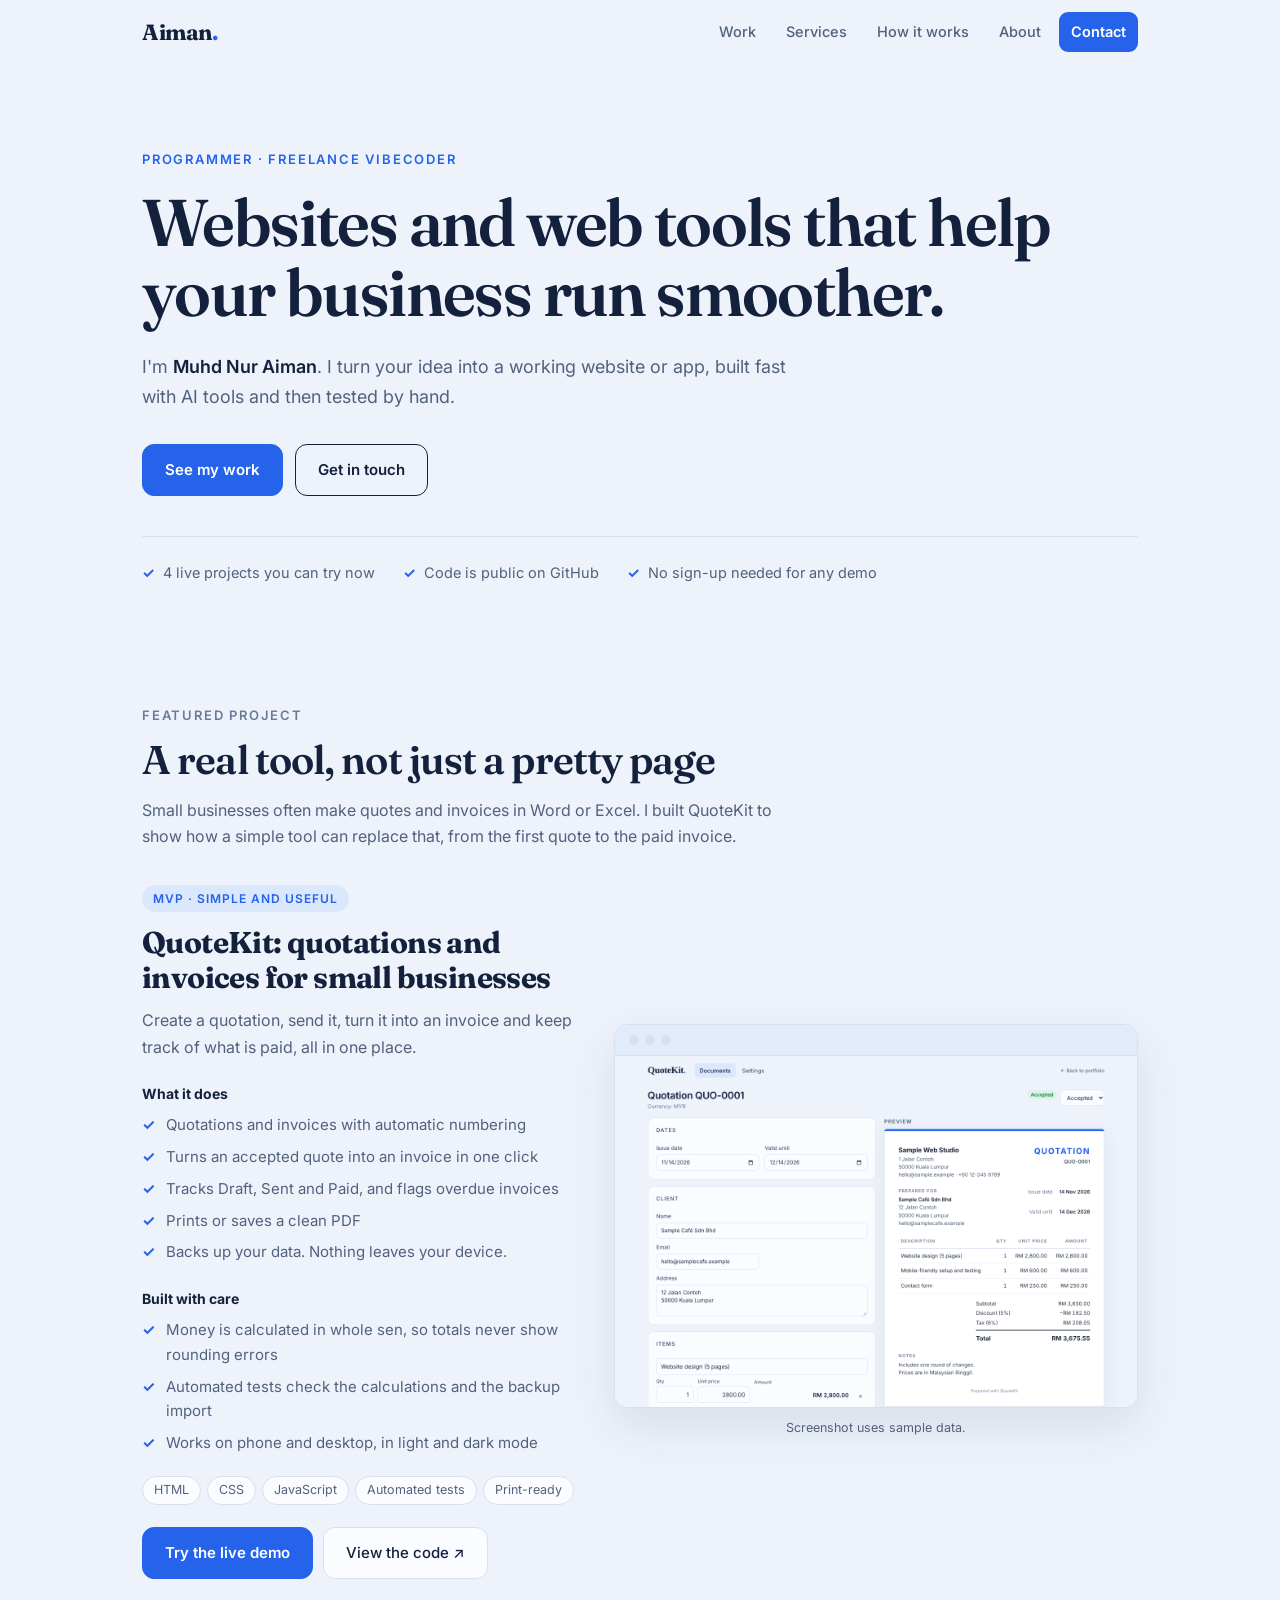
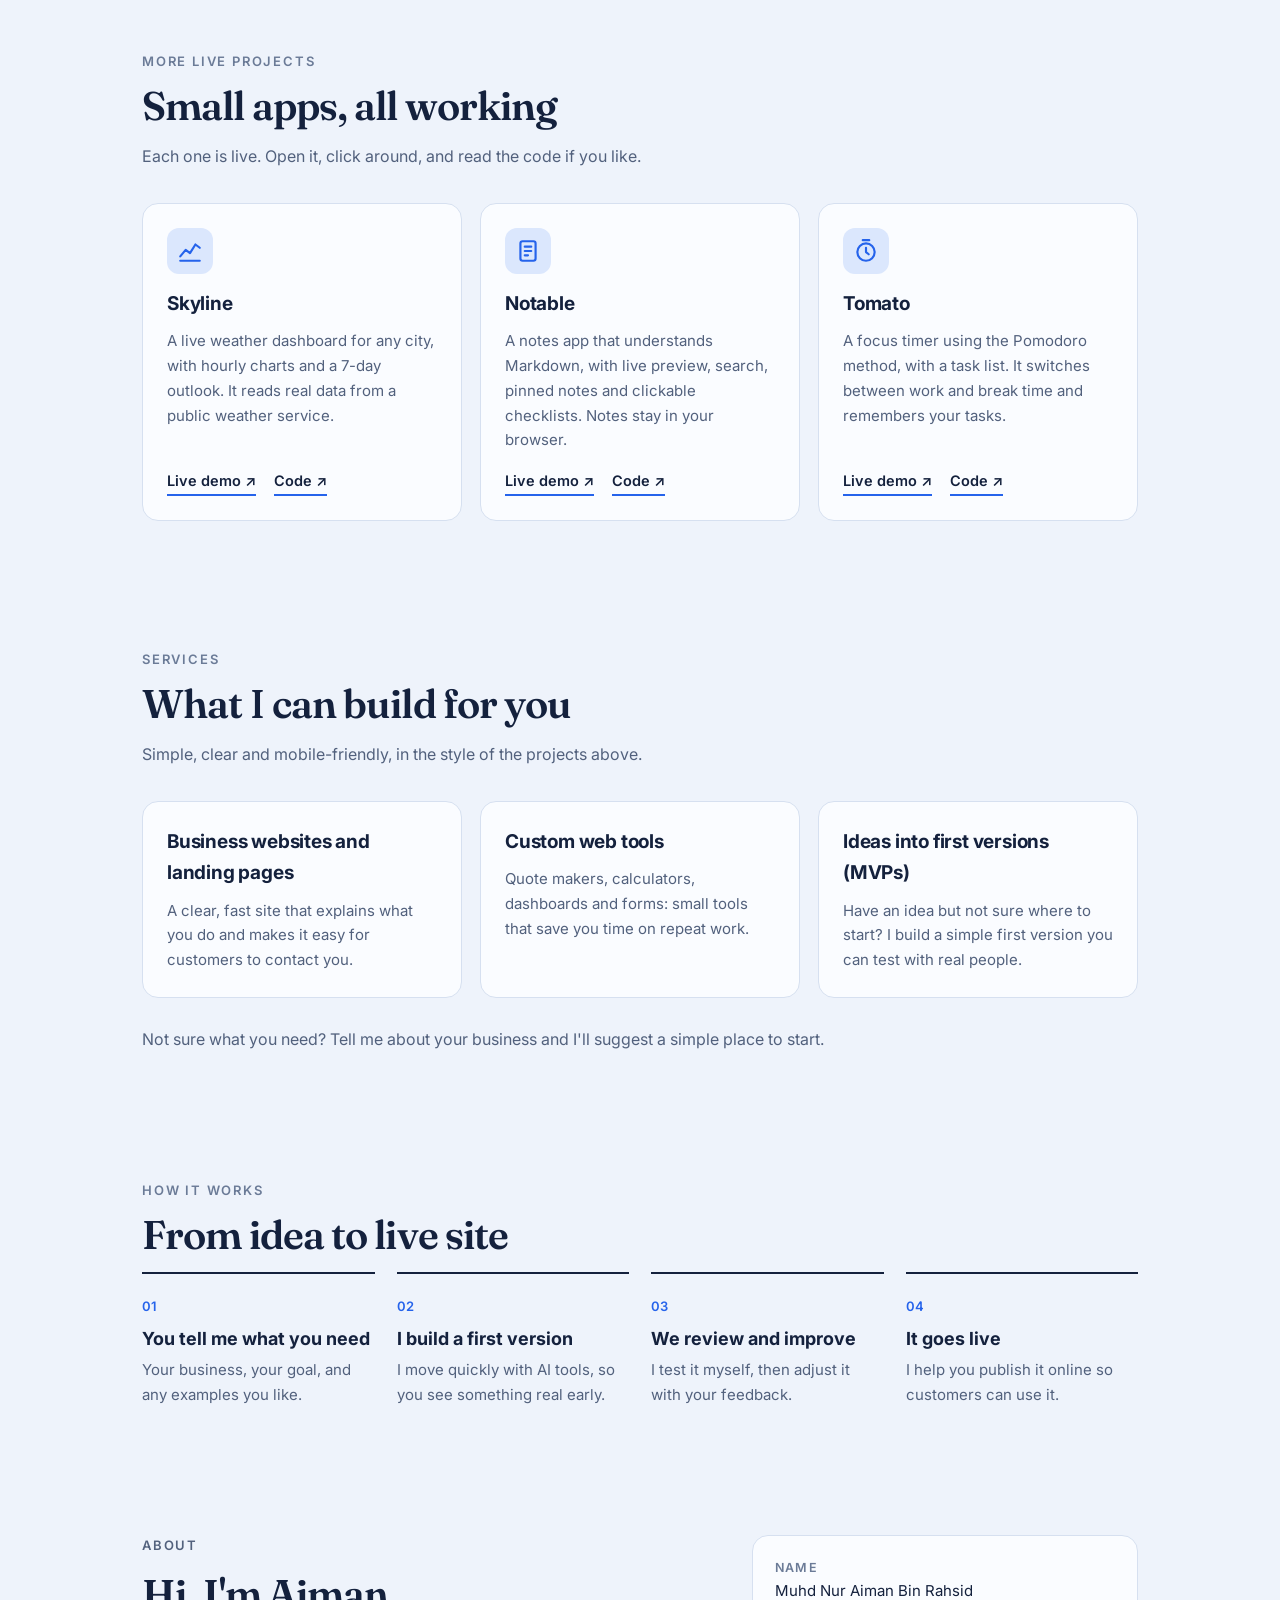
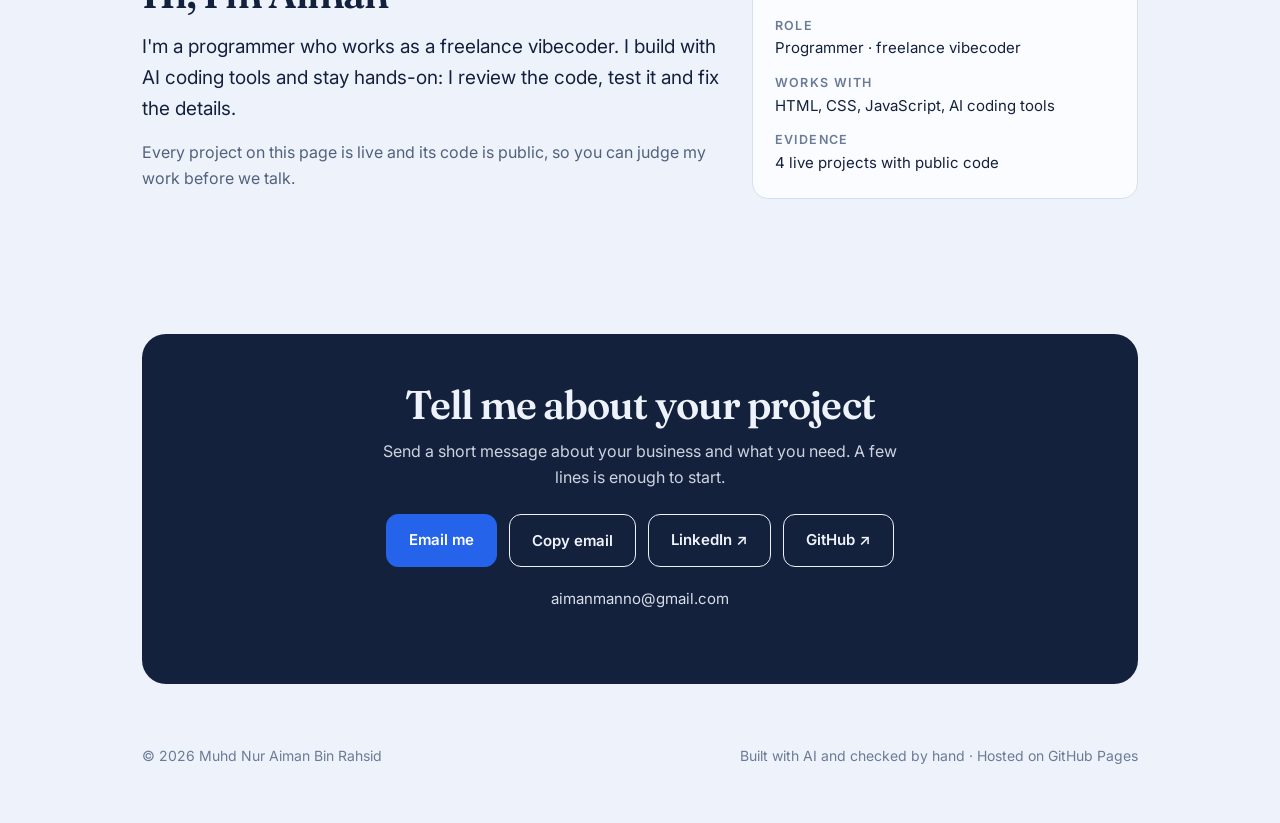
<file: index.html>
<!DOCTYPE html>
<html lang="en">
<head>
<meta charset="UTF-8">
<meta name="viewport" content="width=device-width, initial-scale=1.0">
<title>Muhd Nur Aiman — Websites & web tools for small businesses</title>
<meta name="description" content="Programmer and freelance vibecoder. I build websites and simple web tools for small businesses. Try the live projects: quotation and invoice maker, weather dashboard, notes app.">
<meta name="author" content="Muhd Nur Aiman Bin Rahsid">
<meta name="theme-color" content="#eef3fb">
<meta property="og:type" content="website">
<meta property="og:url" content="https://manorazali.github.io/">
<meta property="og:title" content="Muhd Nur Aiman — Websites & web tools for small businesses">
<meta property="og:description" content="Programmer and freelance vibecoder. Try the live projects: a quotation and invoice maker, a weather dashboard and more.">
<meta property="og:image" content="https://manorazali.github.io/quotekit/preview.png">
<meta name="twitter:card" content="summary_large_image">
<link rel="icon" href="data:image/svg+xml,%3Csvg xmlns='http://www.w3.org/2000/svg' viewBox='0 0 32 32'%3E%3Ccircle cx='16' cy='16' r='14' fill='%232563eb'/%3E%3C/svg%3E">
<link rel="preconnect" href="https://fonts.googleapis.com">
<link rel="preconnect" href="https://fonts.gstatic.com" crossorigin>
<link href="https://fonts.googleapis.com/css2?family=Fraunces:opsz,wght@9..144,600;9..144,700&family=Inter:wght@400;500;600&display=swap" rel="stylesheet">
<style>
  :root{
    color-scheme:light;
    --bg:#eef3fb; --surface:#fafcff; --ink:#14213d; --muted:#52617d; --faint:#6b7b97;
    --line:#d6e0f0; --soft:#e2ebfa; --accent:#2563eb; --accent-ink:#fff; --accent-soft:#dbe7fd;
  }
  @media (prefers-color-scheme: dark){
    :root{
      color-scheme:dark;
      --bg:#0d1424; --surface:#141d33; --ink:#e6edf8; --muted:#aebad1; --faint:#8fa0bd;
      --line:#24304d; --soft:#1a2644; --accent:#5b9bff; --accent-ink:#0d1424; --accent-soft:#1d3a6b;
    }
  }
  *{box-sizing:border-box;margin:0;padding:0}
  html{scroll-behavior:smooth;scroll-padding-top:76px}
  body{font-family:'Inter',system-ui,sans-serif;background:var(--bg);color:var(--ink);font-size:16px;line-height:1.65;-webkit-font-smoothing:antialiased}
  a{color:inherit}
  :focus-visible{outline:2px solid var(--accent);outline-offset:3px;border-radius:4px}
  .wrap{max-width:1040px;margin:0 auto;padding:0 22px}
  .skip{position:absolute;left:-999px;top:8px;background:var(--ink);color:var(--bg);padding:8px 14px;border-radius:8px;z-index:100}
  .skip:focus{left:12px}

  /* nav */
  .nav{position:sticky;top:0;z-index:40;background:color-mix(in srgb,var(--bg) 88%,transparent);backdrop-filter:blur(10px);border-bottom:1px solid transparent}
  .nav .wrap{display:flex;align-items:center;gap:24px;height:64px}
  .logo{font-family:'Fraunces',serif;font-weight:700;font-size:22px;letter-spacing:-.5px;text-decoration:none}
  .logo span{color:var(--accent)}
  .nav ul{display:flex;gap:6px;list-style:none;margin-left:auto}
  .nav li a{display:block;padding:8px 12px;border-radius:9px;text-decoration:none;font-size:14.5px;color:var(--muted);font-weight:500}
  .nav li a:hover{background:var(--soft);color:var(--ink)}
  .nav .cta-link{background:var(--accent);color:var(--accent-ink);font-weight:600}
  .nav .cta-link:hover{background:var(--accent);color:var(--accent-ink);filter:brightness(1.08)}

  /* buttons */
  .btn{display:inline-flex;align-items:center;gap:8px;text-decoration:none;font-weight:600;font-size:15px;padding:13px 22px;border-radius:12px;border:1px solid var(--ink);background:transparent;color:var(--ink);cursor:pointer;font-family:inherit;transition:transform .15s}
  .btn:hover{transform:translateY(-2px)}
  .btn.primary{background:var(--accent);border-color:var(--accent);color:var(--accent-ink)}
  .btn.quiet{border-color:var(--line);background:var(--surface);font-weight:500}
  .btn.sm{padding:9px 16px;font-size:14px}

  /* hero */
  .hero{padding:84px 0 56px}
  .eyebrow{font-size:13px;font-weight:600;letter-spacing:1.8px;text-transform:uppercase;color:var(--accent);margin-bottom:18px}
  h1{font-family:'Fraunces',serif;font-weight:600;letter-spacing:-1.6px;line-height:1.06;font-size:clamp(38px,6.6vw,66px);max-width:14em}
  .lede{margin-top:24px;max-width:36em;color:var(--muted);font-size:18px}
  .lede strong{color:var(--ink);font-weight:600}
  .cta{display:flex;flex-wrap:wrap;gap:12px;margin-top:32px}
  .proof{display:flex;flex-wrap:wrap;gap:10px 28px;margin-top:40px;padding-top:24px;border-top:1px solid var(--line);list-style:none;font-size:14.5px;color:var(--muted)}
  .proof li::before{content:"✓";color:var(--accent);font-weight:700;margin-right:8px}

  /* sections */
  section{padding:64px 0}
  .label{font-size:13px;font-weight:600;letter-spacing:1.8px;text-transform:uppercase;color:var(--faint);margin-bottom:10px}
  h2{font-family:'Fraunces',serif;font-weight:600;letter-spacing:-.9px;line-height:1.15;font-size:clamp(28px,4.4vw,40px);margin-bottom:14px}
  .intro{color:var(--muted);max-width:40em;margin-bottom:34px}

  /* featured project */
  .feature{display:grid;gap:36px;grid-template-columns:minmax(0,5fr) minmax(0,6fr);align-items:center}
  .feature h3{font-family:'Fraunces',serif;font-size:30px;letter-spacing:-.6px;line-height:1.15;margin-bottom:12px}
  .badge{display:inline-block;font-size:12px;font-weight:600;letter-spacing:1px;text-transform:uppercase;color:var(--accent);background:var(--accent-soft);padding:4px 11px;border-radius:999px;margin-bottom:14px}
  .feature p{color:var(--muted)}
  .feature h4{font-size:14px;margin:22px 0 8px}
  .ticks{list-style:none;display:grid;gap:7px;color:var(--muted);font-size:15px}
  .ticks li{padding-left:24px;position:relative}
  .ticks li::before{content:"✓";position:absolute;left:0;color:var(--accent);font-weight:700}
  .tags{display:flex;flex-wrap:wrap;gap:6px;margin:20px 0 4px}
  .tags span{font-size:12.5px;padding:3px 11px;border:1px solid var(--line);border-radius:999px;color:var(--muted);background:var(--surface)}
  .feature .actions{display:flex;flex-wrap:wrap;gap:10px;margin-top:22px}
  .shot{display:block;border:1px solid var(--line);border-radius:14px;overflow:hidden;background:var(--surface);box-shadow:0 18px 50px #14213d1a;transition:transform .2s}
  .shot:hover{transform:translateY(-3px)}
  .shot-bar{display:flex;gap:6px;padding:10px 14px;border-bottom:1px solid var(--line);background:var(--soft)}
  .shot-bar i{width:10px;height:10px;border-radius:50%;background:var(--line);display:block}
  .shot img{display:block;width:100%;height:auto}
  .shot-note{font-size:12.5px;color:var(--faint);margin-top:10px;text-align:center}

  /* other projects */
  .grid{display:grid;gap:18px;grid-template-columns:repeat(auto-fit,minmax(260px,1fr))}
  .card{background:var(--surface);border:1px solid var(--line);border-radius:16px;padding:24px;display:flex;flex-direction:column;gap:10px;transition:transform .2s,border-color .2s}
  .card:hover{transform:translateY(-3px);border-color:var(--accent)}
  .card .icon{width:46px;height:46px;border-radius:12px;background:var(--accent-soft);display:grid;place-items:center;margin-bottom:4px}
  .card .icon svg{width:26px;height:26px}
  .card h3{font-size:19px;letter-spacing:-.2px}
  .card p{color:var(--muted);font-size:15px;flex:1}
  .links{display:flex;gap:18px;font-size:14.5px;font-weight:600;margin-top:6px}
  .links a{text-decoration:none;border-bottom:2px solid var(--accent);padding-bottom:1px}
  .links a:hover{color:var(--accent)}

  /* services + process */
  .steps{display:grid;gap:22px;grid-template-columns:repeat(auto-fit,minmax(210px,1fr));counter-reset:s}
  .step{counter-increment:s;padding-top:18px;border-top:2px solid var(--ink)}
  .step::before{content:"0" counter(s);font-size:13px;font-weight:600;color:var(--accent)}
  .step h3{font-size:18px;margin:6px 0 4px}
  .step p{color:var(--muted);font-size:15px}
  .note{margin-top:28px;color:var(--muted)}

  /* about + contact */
  .about{display:grid;gap:30px;grid-template-columns:minmax(0,3fr) minmax(0,2fr);align-items:start}
  .about p{color:var(--muted);margin-bottom:14px;max-width:38em}
  .about p.lead{color:var(--ink);font-size:19px}
  .facts{background:var(--surface);border:1px solid var(--line);border-radius:16px;padding:22px;list-style:none;display:grid;gap:12px;font-size:15px}
  .facts b{display:block;font-size:12.5px;letter-spacing:1.4px;text-transform:uppercase;color:var(--faint);font-weight:600}
  .contact{background:var(--ink);color:var(--bg);border-radius:24px;padding:48px 36px;text-align:center}
  .contact h2{margin-bottom:10px}
  .contact p{max-width:34em;margin:0 auto 24px;opacity:.85}
  .contact .btn{border-color:var(--bg);color:var(--bg)}
  .contact .btn.primary{background:var(--accent);border-color:var(--accent);color:var(--accent-ink)}
  .contact .row{display:flex;flex-wrap:wrap;gap:12px;justify-content:center}
  .contact .mail{margin-top:20px;font-size:15px;opacity:.9;word-break:break-all}
  .contact .mail a{text-underline-offset:3px}
  footer{padding:36px 0 56px;color:var(--faint);font-size:14px;display:flex;flex-wrap:wrap;justify-content:space-between;gap:8px}

  @media (max-width:820px){
    .feature,.about{grid-template-columns:1fr}
    .hero{padding:56px 0 40px}
    section{padding:48px 0}
    .nav ul li:not(:last-child){display:none}
    .contact{padding:36px 22px}
  }
  @media (prefers-reduced-motion:reduce){*{transition:none!important;scroll-behavior:auto!important}}
</style>
</head>
<body>
<a class="skip" href="#work">Skip to projects</a>

<nav class="nav" aria-label="Main">
  <div class="wrap">
    <a class="logo" href="#top">Aiman<span>.</span></a>
    <ul>
      <li><a href="#work">Work</a></li>
      <li><a href="#services">Services</a></li>
      <li><a href="#process">How it works</a></li>
      <li><a href="#about">About</a></li>
      <li><a class="cta-link" href="#contact">Contact</a></li>
    </ul>
  </div>
</nav>

<main id="top">
  <div class="wrap">

    <header class="hero">
      <p class="eyebrow">Programmer · Freelance vibecoder</p>
      <h1>Websites and web tools that help your business run smoother.</h1>
      <p class="lede">I'm <strong>Muhd Nur Aiman</strong>. I turn your idea into a working website or app, built fast with AI tools and then tested by hand.</p>
      <div class="cta">
        <a class="btn primary" href="#work">See my work</a>
        <a class="btn" href="#contact">Get in touch</a>
      </div>
      <ul class="proof">
        <li>4 live projects you can try now</li>
        <li>Code is public on GitHub</li>
        <li>No sign-up needed for any demo</li>
      </ul>
    </header>

    <section id="work" aria-labelledby="work-h">
      <p class="label">Featured project</p>
      <h2 id="work-h">A real tool, not just a pretty page</h2>
      <p class="intro">Small businesses often make quotes and invoices in Word or Excel. I built QuoteKit to show how a simple tool can replace that, from the first quote to the paid invoice.</p>

      <div class="feature">
        <div>
          <span class="badge">MVP · simple and useful</span>
          <h3>QuoteKit: quotations and invoices for small businesses</h3>
          <p>Create a quotation, send it, turn it into an invoice and keep track of what is paid, all in one place.</p>
          <h4>What it does</h4>
          <ul class="ticks">
            <li>Quotations and invoices with automatic numbering</li>
            <li>Turns an accepted quote into an invoice in one click</li>
            <li>Tracks Draft, Sent and Paid, and flags overdue invoices</li>
            <li>Prints or saves a clean PDF</li>
            <li>Backs up your data. Nothing leaves your device.</li>
          </ul>
          <h4>Built with care</h4>
          <ul class="ticks">
            <li>Money is calculated in whole sen, so totals never show rounding errors</li>
            <li>Automated tests check the calculations and the backup import</li>
            <li>Works on phone and desktop, in light and dark mode</li>
          </ul>
          <div class="tags"><span>HTML</span><span>CSS</span><span>JavaScript</span><span>Automated tests</span><span>Print-ready</span></div>
          <div class="actions">
            <a class="btn primary" href="quotekit/">Try the live demo</a>
            <a class="btn quiet" href="https://github.com/manorazali/manorazali.github.io/tree/main/quotekit" target="_blank" rel="noopener">View the code ↗</a>
          </div>
        </div>
        <div>
          <a class="shot" href="quotekit/" aria-label="Open the QuoteKit demo">
            <div class="shot-bar" aria-hidden="true"><i></i><i></i><i></i></div>
            <img src="quotekit/preview.png" width="1280" height="860" loading="lazy" alt="QuoteKit editor: a form on the left and a live preview of the quotation on the right, shown with sample data">
          </a>
          <p class="shot-note">Screenshot uses sample data.</p>
        </div>
      </div>
    </section>

    <section aria-labelledby="more-h" style="padding-top:8px">
      <p class="label">More live projects</p>
      <h2 id="more-h">Small apps, all working</h2>
      <p class="intro">Each one is live. Open it, click around, and read the code if you like.</p>
      <div class="grid">
        <article class="card">
          <div class="icon" aria-hidden="true"><svg viewBox="0 0 24 24" fill="none" stroke="var(--accent)" stroke-width="2" stroke-linecap="round" stroke-linejoin="round"><path d="M3 17l5-6 4 3 5-8 4 3"/><path d="M3 21h18"/></svg></div>
          <h3>Skyline</h3>
          <p>A live weather dashboard for any city, with hourly charts and a 7-day outlook. It reads real data from a public weather service.</p>
          <div class="links"><a href="weather/">Live demo ↗</a><a href="https://github.com/manorazali/manorazali.github.io/tree/main/weather" target="_blank" rel="noopener">Code ↗</a></div>
        </article>
        <article class="card">
          <div class="icon" aria-hidden="true"><svg viewBox="0 0 24 24" fill="none" stroke="var(--accent)" stroke-width="2" stroke-linecap="round" stroke-linejoin="round"><rect x="5" y="3" width="14" height="18" rx="2"/><path d="M9 8h6M9 12h6M9 16h3"/></svg></div>
          <h3>Notable</h3>
          <p>A notes app that understands Markdown, with live preview, search, pinned notes and clickable checklists. Notes stay in your browser.</p>
          <div class="links"><a href="notes/">Live demo ↗</a><a href="https://github.com/manorazali/manorazali.github.io/tree/main/notes" target="_blank" rel="noopener">Code ↗</a></div>
        </article>
        <article class="card">
          <div class="icon" aria-hidden="true"><svg viewBox="0 0 24 24" fill="none" stroke="var(--accent)" stroke-width="2" stroke-linecap="round" stroke-linejoin="round"><circle cx="12" cy="13" r="8"/><path d="M12 9v4l2.5 2M9 2h6"/></svg></div>
          <h3>Tomato</h3>
          <p>A focus timer using the Pomodoro method, with a task list. It switches between work and break time and remembers your tasks.</p>
          <div class="links"><a href="tomato/">Live demo ↗</a><a href="https://github.com/manorazali/manorazali.github.io/tree/main/tomato" target="_blank" rel="noopener">Code ↗</a></div>
        </article>
      </div>
    </section>

    <section id="services" aria-labelledby="services-h">
      <p class="label">Services</p>
      <h2 id="services-h">What I can build for you</h2>
      <p class="intro">Simple, clear and mobile-friendly, in the style of the projects above.</p>
      <div class="grid">
        <article class="card">
          <h3>Business websites and landing pages</h3>
          <p>A clear, fast site that explains what you do and makes it easy for customers to contact you.</p>
        </article>
        <article class="card">
          <h3>Custom web tools</h3>
          <p>Quote makers, calculators, dashboards and forms: small tools that save you time on repeat work.</p>
        </article>
        <article class="card">
          <h3>Ideas into first versions (MVPs)</h3>
          <p>Have an idea but not sure where to start? I build a simple first version you can test with real people.</p>
        </article>
      </div>
      <p class="note">Not sure what you need? Tell me about your business and I'll suggest a simple place to start.</p>
    </section>

    <section id="process" aria-labelledby="process-h">
      <p class="label">How it works</p>
      <h2 id="process-h">From idea to live site</h2>
      <div class="steps">
        <div class="step"><h3>You tell me what you need</h3><p>Your business, your goal, and any examples you like.</p></div>
        <div class="step"><h3>I build a first version</h3><p>I move quickly with AI tools, so you see something real early.</p></div>
        <div class="step"><h3>We review and improve</h3><p>I test it myself, then adjust it with your feedback.</p></div>
        <div class="step"><h3>It goes live</h3><p>I help you publish it online so customers can use it.</p></div>
      </div>
    </section>

    <section id="about" aria-labelledby="about-h">
      <div class="about">
        <div>
          <p class="label">About</p>
          <h2 id="about-h">Hi, I'm Aiman</h2>
          <p class="lead">I'm a programmer who works as a freelance vibecoder. I build with AI coding tools and stay hands-on: I review the code, test it and fix the details.</p>
          <p>Every project on this page is live and its code is public, so you can judge my work before we talk.</p>
        </div>
        <ul class="facts" aria-label="Quick facts">
          <li><b>Name</b>Muhd Nur Aiman Bin Rahsid</li>
          <li><b>Role</b>Programmer · freelance vibecoder</li>
          <li><b>Works with</b>HTML, CSS, JavaScript, AI coding tools</li>
          <li><b>Evidence</b>4 live projects with public code</li>
        </ul>
      </div>
    </section>

    <section id="contact" aria-labelledby="contact-h" style="padding-bottom:24px">
      <div class="contact">
        <h2 id="contact-h">Tell me about your project</h2>
        <p>Send a short message about your business and what you need. A few lines is enough to start.</p>
        <div class="row">
          <a class="btn primary" href="mailto:aimanmanno@gmail.com?subject=Website%20project%20enquiry&body=Hi%20Aiman%2C%0A%0AMy%20business%3A%0AWhat%20I%20need%3A%0AWhen%20I%20need%20it%20by%3A%0A">Email me</a>
          <button class="btn" type="button" id="copy">Copy email</button>
          <a class="btn" href="https://www.linkedin.com/in/muhd-nur-aiman-b64a66128/" target="_blank" rel="noopener">LinkedIn ↗</a>
          <a class="btn" href="https://github.com/manorazali" target="_blank" rel="noopener">GitHub ↗</a>
        </div>
        <p class="mail">aimanmanno@gmail.com</p>
      </div>
    </section>

  </div>
</main>

<div class="wrap">
  <footer>
    <span>© <span id="yr">2026</span> Muhd Nur Aiman Bin Rahsid</span>
    <span>Built with AI and checked by hand · Hosted on GitHub Pages</span>
  </footer>
</div>

<script>
  document.getElementById('yr').textContent = new Date().getFullYear();
  var copyBtn = document.getElementById('copy');
  copyBtn.addEventListener('click', function () {
    var done = function (ok) { copyBtn.textContent = ok ? 'Copied ✓' : 'Select the email below'; setTimeout(function () { copyBtn.textContent = 'Copy email'; }, 2200); };
    if (navigator.clipboard && navigator.clipboard.writeText) navigator.clipboard.writeText('aimanmanno@gmail.com').then(function () { done(true); }, function () { done(false); });
    else done(false);
  });
</script>
</body>
</html>
</file>
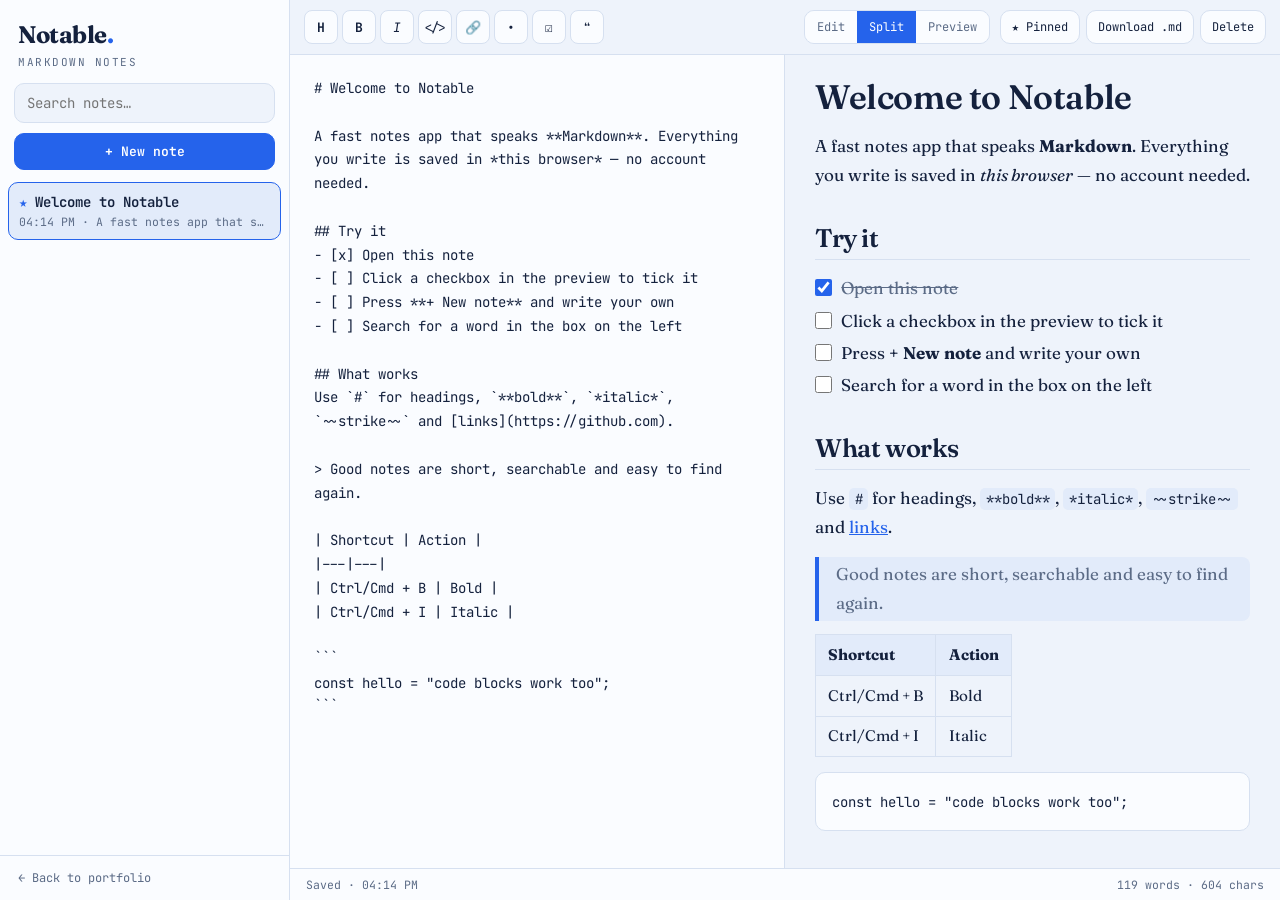
<file: notes/index.html>
<!DOCTYPE html>
<html lang="en">
<head>
<meta charset="UTF-8">
<meta name="viewport" content="width=device-width, initial-scale=1.0">
<title>Notable — Markdown Notes</title>
<meta name="description" content="Notable: a fast Markdown notes app with live preview and search. Notes are saved in your browser.">
<meta name="theme-color" content="#eef3fb">
<link rel="icon" href="data:image/svg+xml,%3Csvg xmlns='http://www.w3.org/2000/svg' viewBox='0 0 32 32'%3E%3Crect x='5' y='3' width='22' height='26' rx='4' fill='%232563eb'/%3E%3C/svg%3E">
<link rel="preconnect" href="https://fonts.googleapis.com">
<link rel="preconnect" href="https://fonts.gstatic.com" crossorigin>
<link href="https://fonts.googleapis.com/css2?family=Fraunces:opsz,wght@9..144,400;9..144,600;9..144,700&family=JetBrains+Mono:wght@400;600&display=swap" rel="stylesheet">
<style>
  :root{
    --bg:#eef3fb; --ink:#14213d; --muted:#5b6b86; --line:#d6e0f0;
    --card:#fafcff; --accent:#2563eb; --accent-ink:#fff; --soft:#e2ebfa; --danger:#c62f3d;
  }
  @media (prefers-color-scheme: dark){
    :root{
      --bg:#0d1424; --ink:#e6edf8; --muted:#8fa0bd; --line:#1f2b45;
      --card:#141d33; --accent:#5b9bff; --accent-ink:#0d1424; --soft:#1a2644; --danger:#ff7a86;
    }
  }
  *{box-sizing:border-box;margin:0;padding:0}
  html,body{height:100%}
  body{font-family:'JetBrains Mono',ui-monospace,monospace;background:var(--bg);color:var(--ink);font-size:14px;-webkit-font-smoothing:antialiased}
  button,input,textarea{font:inherit;color:inherit}
  button{cursor:pointer}
  :focus-visible{outline:2px solid var(--accent);outline-offset:2px}

  .app{display:grid;grid-template-columns:290px 1fr;height:100vh;height:100dvh}

  /* sidebar */
  .sidebar{background:var(--card);border-right:1px solid var(--line);display:flex;flex-direction:column;min-height:0}
  .brand{font-family:'Fraunces',serif;font-weight:700;font-size:24px;padding:20px 18px 6px;letter-spacing:-.5px}
  .brand span{color:var(--accent)}
  .tag{padding:0 18px 14px;color:var(--muted);font-size:11px;letter-spacing:1.5px;text-transform:uppercase}
  .side-tools{padding:0 14px 12px;display:grid;gap:10px}
  .search{width:100%;padding:10px 12px;border:1px solid var(--line);border-radius:10px;background:var(--bg);outline:none}
  .search:focus{border-color:var(--accent)}
  .btn{border:1px solid var(--line);background:var(--card);border-radius:10px;padding:9px 14px;font-size:13px;transition:transform .1s,background .15s}
  .btn:active{transform:scale(.97)}
  .btn.primary{background:var(--accent);color:var(--accent-ink);border-color:var(--accent);font-weight:600}
  #list{list-style:none;overflow-y:auto;flex:1;padding:0 8px 8px}
  #list li button{
    width:100%;text-align:left;background:none;border:1px solid transparent;border-radius:10px;
    padding:10px 10px;display:grid;gap:3px;margin-bottom:2px
  }
  #list li button:hover{background:var(--soft)}
  #list li.active button{background:var(--soft);border-color:var(--accent)}
  .n-title{font-weight:600;white-space:nowrap;overflow:hidden;text-overflow:ellipsis}
  .n-meta{font-size:11.5px;color:var(--muted);white-space:nowrap;overflow:hidden;text-overflow:ellipsis}
  .pin{color:var(--accent)}
  .none{color:var(--muted);padding:14px 10px;font-size:13px}
  .back{padding:14px 18px;border-top:1px solid var(--line);color:var(--muted);text-decoration:none;font-size:12px}
  .back:hover{color:var(--accent)}

  /* main */
  main{display:flex;flex-direction:column;min-width:0;min-height:0}
  .bar{display:flex;align-items:center;gap:10px;padding:10px 14px;border-bottom:1px solid var(--line);overflow-x:auto;background:var(--bg)}
  .bar>*{flex-shrink:0}
  .icon{display:none;border:1px solid var(--line);background:var(--card);border-radius:10px;padding:8px 12px}
  .fmt{display:flex;gap:4px}
  .fmt button{min-width:34px;height:34px;border:1px solid var(--line);background:var(--card);border-radius:8px;font-size:13px}
  .fmt button:hover{border-color:var(--accent);color:var(--accent)}
  .seg{display:flex;border:1px solid var(--line);border-radius:10px;overflow:hidden;margin-left:auto}
  .seg button{border:0;background:var(--card);padding:8px 12px;font-size:12px;color:var(--muted)}
  .seg button.on{background:var(--accent);color:var(--accent-ink)}
  .acts{display:flex;gap:6px}
  .acts .btn{padding:8px 11px;font-size:12px}
  .acts .danger.sure{background:var(--danger);color:#fff;border-color:var(--danger)}

  .panes{flex:1;display:grid;grid-template-columns:1fr 1fr;min-height:0}
  #main[data-view=edit] .panes,#main[data-view=preview] .panes{grid-template-columns:1fr}
  #main[data-view=edit] #pv{display:none}
  #main[data-view=preview] #ed{display:none}
  #ed{
    resize:none;border:0;border-right:1px solid var(--line);outline:none;background:var(--card);
    padding:22px 24px;line-height:1.7;font-size:14px;min-height:0;tab-size:2
  }
  #main[data-view=edit] #ed,#main[data-view=preview] #ed{border-right:0}
  #pv{overflow-y:auto;padding:22px 30px 60px;background:var(--bg);min-height:0}
  .status{display:flex;justify-content:space-between;padding:8px 16px;border-top:1px solid var(--line);color:var(--muted);font-size:11.5px;background:var(--card)}

  /* rendered markdown */
  .md{font-family:'Fraunces',Georgia,serif;font-size:17px;line-height:1.7;max-width:42em}
  .md>*+*{margin-top:.85em}
  .md h1,.md h2,.md h3,.md h4,.md h5,.md h6{line-height:1.2;letter-spacing:-.4px;font-weight:600}
  .md h1{font-size:2em;margin-top:0}
  .md h2{font-size:1.5em;margin-top:1.3em;padding-bottom:.2em;border-bottom:1px solid var(--line)}
  .md h3{font-size:1.2em;margin-top:1.2em}
  .md a{color:var(--accent)}
  .md ul,.md ol{padding-left:1.4em}
  .md li{margin:.2em 0}
  .md li.task{list-style:none;margin-left:-1.4em;display:flex;gap:.55em;align-items:baseline}
  .md li.task input{accent-color:var(--accent);width:1em;height:1em;cursor:pointer;transform:translateY(2px)}
  .md li.task.done span{text-decoration:line-through;color:var(--muted)}
  .md blockquote{border-left:4px solid var(--accent);padding:.2em 1em;color:var(--muted);background:var(--soft);border-radius:0 8px 8px 0}
  .md blockquote>*+*{margin-top:.5em}
  .md code{font-family:'JetBrains Mono',monospace;font-size:.82em;background:var(--soft);padding:.15em .4em;border-radius:5px}
  .md pre{background:var(--card);border:1px solid var(--line);border-radius:10px;padding:14px 16px;overflow-x:auto}
  .md pre code{background:none;padding:0;font-size:.82em;line-height:1.6}
  .md hr{border:0;border-top:1px solid var(--line);margin:1.5em 0}
  .md table{border-collapse:collapse;width:100%;font-size:.9em;display:block;overflow-x:auto}
  .md th,.md td{border:1px solid var(--line);padding:.45em .8em;text-align:left}
  .md th{background:var(--soft)}
  .md del{color:var(--muted)}

  .backdrop{display:none}
  @media (max-width:820px){
    .app{grid-template-columns:1fr}
    .sidebar{position:fixed;inset:0 auto 0 0;width:min(86vw,320px);z-index:20;transform:translateX(-102%);transition:transform .25s;box-shadow:0 0 40px #0004}
    .sidebar.open{transform:none}
    .backdrop.show{display:block;position:fixed;inset:0;background:#0006;z-index:10}
    .icon{display:block}
    .seg [data-v=split]{display:none}
    .bar{flex-wrap:wrap;overflow:visible;gap:8px}
    .seg{margin-left:auto;order:1}
    .fmt{order:3;width:100%;overflow-x:auto}
    .acts{order:2;flex:1 0 100%;order:4}
    .acts .btn{flex:1}
    #ed{padding:18px 16px}
    #pv{padding:18px 18px 60px}
  }
  @media (prefers-reduced-motion:reduce){*{transition:none!important}}
</style>
</head>
<body>
<div class="app">
  <aside class="sidebar" id="sidebar" aria-label="Notes">
    <div class="brand">Notable<span>.</span></div>
    <div class="tag">Markdown notes</div>
    <div class="side-tools">
      <input id="q" class="search" type="search" placeholder="Search notes…" aria-label="Search notes">
      <button id="new" class="btn primary">+ New note</button>
    </div>
    <ul id="list"></ul>
    <a class="back" href="../">← Back to portfolio</a>
  </aside>
  <div class="backdrop" id="backdrop"></div>

  <main id="main" data-view="split">
    <div class="bar">
      <button class="icon" id="menu" aria-label="Open notes list">☰ Notes</button>
      <div class="fmt" role="toolbar" aria-label="Formatting">
        <button data-f="h" title="Heading"><b>H</b></button>
        <button data-f="b" title="Bold (Ctrl+B)"><b>B</b></button>
        <button data-f="i" title="Italic (Ctrl+I)"><i>I</i></button>
        <button data-f="c" title="Inline code">&lt;/&gt;</button>
        <button data-f="l" title="Link">🔗</button>
        <button data-f="u" title="Bullet list">•</button>
        <button data-f="t" title="Checklist">☑</button>
        <button data-f="q" title="Quote">❝</button>
      </div>
      <div class="seg" id="seg">
        <button data-v="edit">Edit</button>
        <button data-v="split" class="on" data-v-default>Split</button>
        <button data-v="preview">Preview</button>
      </div>
      <div class="acts">
        <button class="btn" id="pinBtn">☆ Pin</button>
        <button class="btn" id="dl">Download .md</button>
        <button class="btn danger" id="del">Delete</button>
      </div>
    </div>
    <div class="panes">
      <textarea id="ed" spellcheck="true" aria-label="Note editor" placeholder="Start typing in Markdown…"></textarea>
      <article id="pv" class="md-wrap" aria-label="Preview"><div class="md" id="md"></div></article>
    </div>
    <div class="status"><span id="st">Saved</span><span id="wc"></span></div>
  </main>
</div>

<script>
/*MD-START*/
function esc(s){return s.replace(/&/g,'&amp;').replace(/</g,'&lt;').replace(/>/g,'&gt;').replace(/"/g,'&quot;')}
function inline(s){
  s = esc(s);
  const codes = [];
  s = s.replace(/`([^`]+)`/g, function(m,c){ codes.push(c); return '\u0000'+(codes.length-1)+'\u0000'; });
  s = s.replace(/\[([^\]]+)\]\((https?:\/\/[^\s)]+|mailto:[^\s)]+)\)/g, '<a href="$2" target="_blank" rel="noopener">$1</a>');
  s = s.replace(/\*\*(.+?)\*\*/g,'<strong>$1</strong>').replace(/__(.+?)__/g,'<strong>$1</strong>');
  s = s.replace(/(^|[^*\w])\*(?!\s)([^*]+?)\*(?!\*)/g,'$1<em>$2</em>');
  s = s.replace(/(^|[\s(])_(?!\s)([^_]+?)_(?=[\s).,!?:;]|$)/g,'$1<em>$2</em>');
  s = s.replace(/~~(.+?)~~/g,'<del>$1</del>');
  s = s.replace(/\u0000(\d+)\u0000/g, function(m,i){ return '<code>'+codes[i]+'</code>'; });
  return s;
}
function blocks(lines, base, tasks){
  const out = []; let i = 0;
  const isBlank = l => /^\s*$/.test(l);
  const isFence = l => /^```/.test(l);
  const isHead  = l => /^#{1,6}\s/.test(l);
  const isHr    = l => /^\s{0,3}([-*_])(\s*\1){2,}\s*$/.test(l);
  const isQuote = l => /^\s{0,3}>/.test(l);
  const listRe  = /^(\s*)([-*+]|\d+[.)])\s+(.*)$/;
  const isTable = (a,b) => a && b && a.indexOf('|')>-1 && /^\s*\|?\s*:?-{2,}:?\s*(\|\s*:?-{2,}:?\s*)*\|?\s*$/.test(b);
  while(i < lines.length){
    const l = lines[i]; let m;
    if(isBlank(l)){ i++; continue; }
    if(isFence(l)){
      const buf = []; i++;
      while(i < lines.length && !isFence(lines[i])){ buf.push(lines[i]); i++; }
      i++;
      out.push('<pre><code>'+esc(buf.join('\n'))+'</code></pre>'); continue;
    }
    if(isHead(l) && (m = l.match(/^(#{1,6})\s+(.*?)\s*#*\s*$/))){
      const n = m[1].length; out.push('<h'+n+'>'+inline(m[2])+'</h'+n+'>'); i++; continue;
    }
    if(isHr(l)){ out.push('<hr>'); i++; continue; }
    if(isQuote(l)){
      const buf = [];
      while(i < lines.length && isQuote(lines[i])){ buf.push(lines[i].replace(/^\s{0,3}>\s?/,'')); i++; }
      out.push('<blockquote>'+blocks(buf,0,false)+'</blockquote>'); continue;
    }
    if(isTable(l, lines[i+1])){
      const split = r => r.trim().replace(/^\||\|$/g,'').split('|').map(c=>c.trim());
      const head = split(l), rows = []; i += 2;
      while(i < lines.length && !isBlank(lines[i]) && lines[i].indexOf('|')>-1){ rows.push(split(lines[i])); i++; }
      out.push('<table><thead><tr>'+head.map(c=>'<th>'+inline(c)+'</th>').join('')+'</tr></thead><tbody>'+
        rows.map(r=>'<tr>'+r.map(c=>'<td>'+inline(c)+'</td>').join('')+'</tr>').join('')+'</tbody></table>');
      continue;
    }
    if((m = l.match(listRe))){
      const ordered = /\d/.test(m[2]); const items = []; let mm;
      while(i < lines.length && (mm = lines[i].match(listRe)) && /\d/.test(mm[2]) === ordered){
        items.push({t:mm[3], ln:base+i}); i++;
      }
      const tag = ordered ? 'ol' : 'ul';
      out.push('<'+tag+'>'+items.map(it=>{
        const tk = tasks && it.t.match(/^\[( |x|X)\]\s+(.*)$/);
        if(tk){
          const done = tk[1] !== ' ';
          return '<li class="task'+(done?' done':'')+'"><input type="checkbox" data-ln="'+it.ln+'"'+(done?' checked':'')+'><span>'+inline(tk[2])+'</span></li>';
        }
        return '<li>'+inline(it.t)+'</li>';
      }).join('')+'</'+tag+'>');
      continue;
    }
    const buf = [];
    while(i < lines.length && !isBlank(lines[i]) && !isFence(lines[i]) && !isHead(lines[i]) &&
          !isQuote(lines[i]) && !isHr(lines[i]) && !listRe.test(lines[i])){ buf.push(lines[i]); i++; }
    if(!buf.length){ buf.push(lines[i]); i++; }
    out.push('<p>'+inline(buf.join('\n')).replace(/\n/g,'<br>')+'</p>');
  }
  return out.join('\n');
}
function renderMarkdown(src){ return blocks(src.replace(/\r\n?/g,'\n').split('\n'), 0, true); }
/*MD-END*/

/* ---------- app ---------- */
const $ = id => document.getElementById(id);
const ed=$('ed'), md=$('md'), list=$('list'), q=$('q'), main=$('main');
const KEY='notable-notes-v1', AKEY='notable-active-v1';

const store = {
  get(k,d){ try{ const v=localStorage.getItem(k); return v==null?d:JSON.parse(v);}catch(e){return d;} },
  set(k,v){ try{ localStorage.setItem(k,JSON.stringify(v)); return true;}catch(e){return false;} }
};
const uid = () => Date.now().toString(36)+Math.random().toString(36).slice(2,6);

const WELCOME = [
'# Welcome to Notable',
'',
'A fast notes app that speaks **Markdown**. Everything you write is saved in *this browser* — no account needed.',
'',
'## Try it',
'- [x] Open this note',
'- [ ] Click a checkbox in the preview to tick it',
'- [ ] Press **+ New note** and write your own',
'- [ ] Search for a word in the box on the left',
'',
'## What works',
'Use `#` for headings, `**bold**`, `*italic*`, `~~strike~~` and [links](https://github.com).',
'',
'> Good notes are short, searchable and easy to find again.',
'',
'| Shortcut | Action |',
'|---|---|',
'| Ctrl/Cmd + B | Bold |',
'| Ctrl/Cmd + I | Italic |',
'',
'```',
'const hello = "code blocks work too";',
'```'
].join('\n');

let notes = store.get(KEY, null);
if(!Array.isArray(notes) || !notes.length){
  notes = [{id:uid(), body:WELCOME, updated:Date.now(), pinned:true}];
}
let activeId = store.get(AKEY, null);
if(!notes.some(n=>n.id===activeId)) activeId = notes[0].id;

const active = () => notes.find(n=>n.id===activeId);
function titleOf(n){
  const line = (n.body.split('\n').find(l=>l.trim())||'').replace(/^#{1,6}\s*/,'').replace(/[*_`~]/g,'').trim();
  return line || 'Untitled';
}
function snippetOf(n){
  const lines = n.body.split('\n').filter(l=>l.trim());
  return (lines[1]||'').replace(/^[#>\-*\s\[\]x]+/,'').slice(0,70);
}
function fmtDate(t){
  const d=new Date(t), now=new Date();
  return d.toDateString()===now.toDateString()
    ? d.toLocaleTimeString([], {hour:'2-digit',minute:'2-digit'})
    : d.toLocaleDateString([], {day:'numeric',month:'short'});
}

let saveTimer=null;
function persist(){
  const ok = store.set(KEY, notes) && store.set(AKEY, activeId);
  $('st').textContent = ok ? 'Saved · '+fmtDate(Date.now()) : 'Could not save (browser storage is blocked)';
}
function scheduleSave(){ $('st').textContent='Saving…'; clearTimeout(saveTimer); saveTimer=setTimeout(persist,300); }

function renderList(){
  const term = q.value.trim().toLowerCase();
  const shown = notes
    .filter(n => !term || n.body.toLowerCase().includes(term))
    .sort((a,b)=> (b.pinned-a.pinned) || (b.updated-a.updated));
  list.innerHTML='';
  if(!shown.length){ list.innerHTML='<li class="none">No notes match “'+esc(q.value)+'”.</li>'; return; }
  shown.forEach(n=>{
    const li=document.createElement('li'); if(n.id===activeId) li.className='active';
    const b=document.createElement('button');
    b.innerHTML='<span class="n-title">'+(n.pinned?'<span class="pin">★ </span>':'')+esc(titleOf(n))+'</span>'+
                '<span class="n-meta">'+fmtDate(n.updated)+' · '+esc(snippetOf(n)||'No more text')+'</span>';
    b.onclick=()=>{ select(n.id); closeDrawer(); };
    li.append(b); list.append(li);
  });
}
function renderPreview(){
  md.innerHTML = renderMarkdown(ed.value);
  const words = (ed.value.match(/\S+/g)||[]).length;
  $('wc').textContent = words+' word'+(words===1?'':'s')+' · '+ed.value.length+' chars';
}
function renderBar(){
  const n=active();
  $('pinBtn').textContent = n.pinned ? '★ Pinned' : '☆ Pin';
  document.title = titleOf(n)+' — Notable';
}
function select(id){
  activeId=id; const n=active();
  ed.value=n.body; renderPreview(); renderList(); renderBar(); persist();
  resetDelete();
}

ed.addEventListener('input',()=>{
  const n=active(); n.body=ed.value; n.updated=Date.now();
  renderPreview(); renderList(); renderBar(); scheduleSave();
});
q.addEventListener('input',renderList);

function newNote(){
  const n={id:uid(), body:'# New note\n\n', updated:Date.now(), pinned:false};
  notes.push(n); q.value='';
  select(n.id);
  if(main.dataset.view==='preview') setView('edit');
  ed.focus(); ed.setSelectionRange(2,10);
}
$('new').onclick=()=>{ newNote(); closeDrawer(); };

$('pinBtn').onclick=()=>{ const n=active(); n.pinned=!n.pinned; renderList(); renderBar(); persist(); };

let delTimer=null;
function resetDelete(){ clearTimeout(delTimer); $('del').textContent='Delete'; $('del').classList.remove('sure'); }
$('del').onclick=()=>{
  const b=$('del');
  if(!b.classList.contains('sure')){
    b.textContent='Sure?'; b.classList.add('sure'); delTimer=setTimeout(resetDelete,3000); return;
  }
  resetDelete();
  notes = notes.filter(n=>n.id!==activeId);
  if(!notes.length) notes.push({id:uid(), body:'# New note\n\n', updated:Date.now(), pinned:false});
  select(notes.slice().sort((a,b)=>b.updated-a.updated)[0].id);
};

$('dl').onclick=()=>{
  try{
    const n=active();
    const name=(titleOf(n).toLowerCase().replace(/[^a-z0-9]+/g,'-').replace(/^-|-$/g,'')||'note')+'.md';
    const a=document.createElement('a');
    a.href=URL.createObjectURL(new Blob([n.body],{type:'text/markdown'}));
    a.download=name; document.body.append(a); a.click(); a.remove();
    setTimeout(()=>URL.revokeObjectURL(a.href),1000);
  }catch(e){ $('st').textContent='Download is not available here'; }
};

/* checkbox toggling from the preview */
md.addEventListener('change',e=>{
  const t=e.target; if(!(t instanceof HTMLInputElement) || t.dataset.ln==null) return;
  const lines=ed.value.split('\n'), i=+t.dataset.ln;
  lines[i]=lines[i].replace(/\[( |x|X)\]/, t.checked?'[x]':'[ ]');
  ed.value=lines.join('\n');
  ed.dispatchEvent(new Event('input'));
});

/* view switching */
const narrow = window.matchMedia('(max-width: 820px)');
function setView(v){
  if(narrow.matches && v==='split') v='edit';
  main.dataset.view=v;
  document.querySelectorAll('#seg button').forEach(b=>b.classList.toggle('on',b.dataset.v===v));
}
$('seg').onclick=e=>{ if(e.target.dataset.v) setView(e.target.dataset.v); };
narrow.addEventListener('change',()=>setView(main.dataset.view));
setView(narrow.matches?'edit':'split');

/* drawer (mobile) */
const sb=$('sidebar'), bd=$('backdrop');
function closeDrawer(){ sb.classList.remove('open'); bd.classList.remove('show'); }
$('menu').onclick=()=>{ sb.classList.add('open'); bd.classList.add('show'); };
bd.onclick=closeDrawer;

/* formatting toolbar */
function fire(){ ed.dispatchEvent(new Event('input')); }
function wrap(a,b,ph){
  ed.focus();
  const s=ed.selectionStart,e=ed.selectionEnd, sel=ed.value.slice(s,e)||ph;
  ed.setRangeText(a+sel+b,s,e,'end');
  ed.setSelectionRange(s+a.length,s+a.length+sel.length); fire();
}
function prefix(p){
  ed.focus();
  const s=ed.selectionStart, ls=ed.value.lastIndexOf('\n',s-1)+1;
  ed.setRangeText(p,ls,ls,'end'); fire();
}
const FMT={
  h:()=>prefix('## '), b:()=>wrap('**','**','bold'), i:()=>wrap('*','*','italic'),
  c:()=>wrap('`','`','code'), l:()=>wrap('[','](https://)','link text'),
  u:()=>prefix('- '), t:()=>prefix('- [ ] '), q:()=>prefix('> ')
};
document.querySelector('.fmt').onclick=e=>{
  const b=e.target.closest('button'); if(!b) return;
  if(main.dataset.view==='preview') setView('edit');
  FMT[b.dataset.f]();
};
ed.addEventListener('keydown',e=>{
  if((e.ctrlKey||e.metaKey) && !e.shiftKey && !e.altKey){
    const k=e.key.toLowerCase();
    if(k==='b'){ e.preventDefault(); FMT.b(); }
    if(k==='i'){ e.preventDefault(); FMT.i(); }
    if(k==='s'){ e.preventDefault(); clearTimeout(saveTimer); persist(); }
  }
});

select(activeId);
</script>
</body>
</html>
</file>
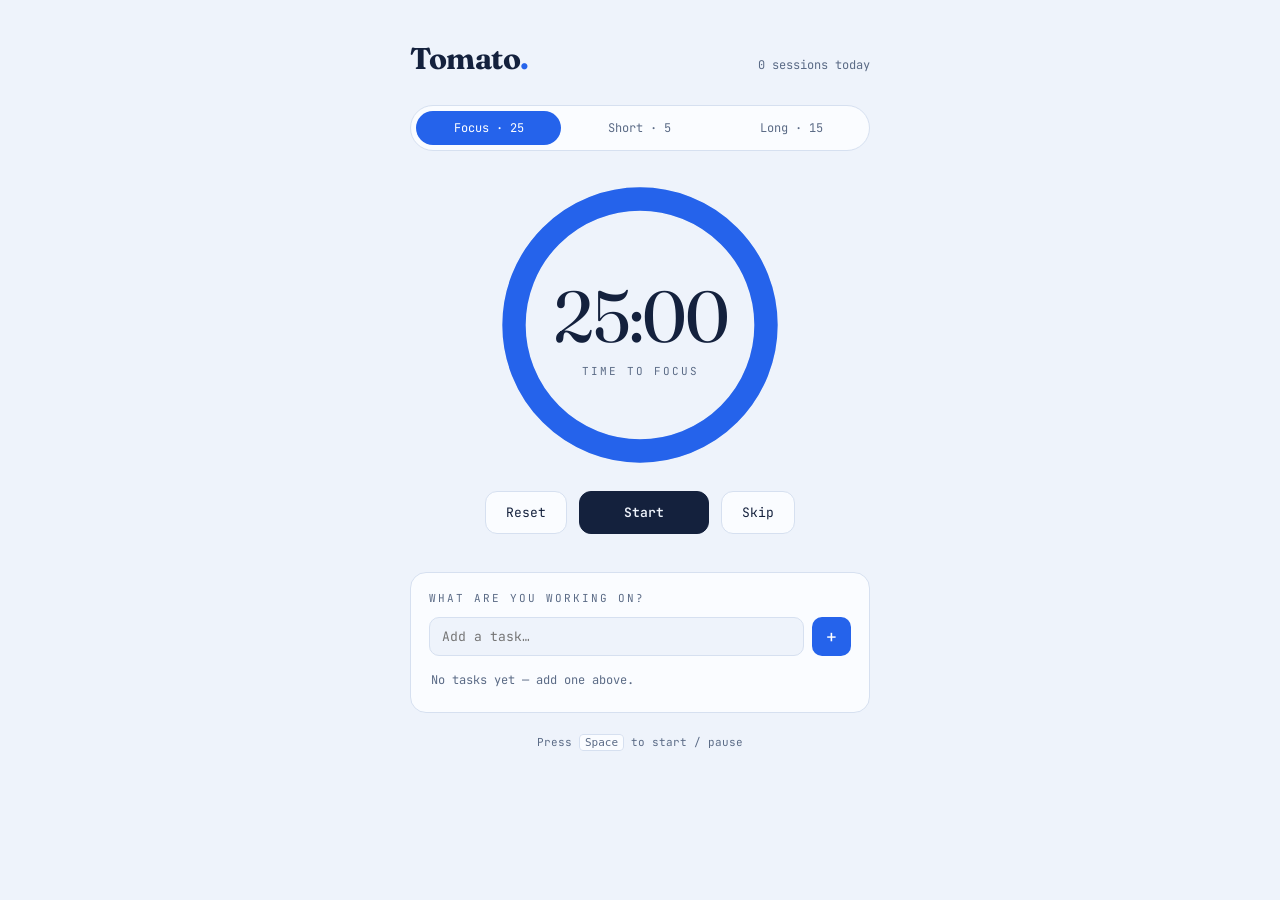
<file: tomato/index.html>
<!DOCTYPE html>
<html lang="en">
<head>
<meta charset="UTF-8">
<meta name="viewport" content="width=device-width, initial-scale=1.0">
<title>Tomato — Focus Timer</title>
<link rel="preconnect" href="https://fonts.googleapis.com">
<link href="https://fonts.googleapis.com/css2?family=Fraunces:opsz,wght@9..144,400;9..144,700&family=JetBrains+Mono:wght@400;600&display=swap" rel="stylesheet">
<style>
  :root{
    --bg:#eef3fb; --ink:#14213d; --muted:#5b6b86; --line:#d6e0f0;
    --accent:#2563eb; --card:#fafcff;
  }
  body.short{ --accent:#0891b2; }
  body.long { --accent:#4f46e5; }
  *{box-sizing:border-box;margin:0;padding:0}
  body{
    font-family:'JetBrains Mono',monospace; background:var(--bg); color:var(--ink);
    min-height:100vh; display:flex; justify-content:center; padding:40px 18px;
    transition:background .4s;
  }
  .wrap{width:100%;max-width:460px}
  header{display:flex;justify-content:space-between;align-items:baseline;margin-bottom:28px}
  h1{font-family:'Fraunces',serif;font-size:30px;font-weight:700;letter-spacing:-.5px}
  h1 span{color:var(--accent);transition:color .4s}
  .count{font-size:12px;color:var(--muted)}
  .modes{display:flex;gap:6px;background:var(--card);border:1px solid var(--line);border-radius:999px;padding:5px}
  .modes button{
    flex:1;border:0;background:none;font:inherit;font-size:12px;padding:9px 0;border-radius:999px;
    color:var(--muted);cursor:pointer;transition:all .25s
  }
  .modes button.on{background:var(--accent);color:#fff}
  .dial{position:relative;width:280px;height:280px;margin:34px auto 26px}
  .dial svg{width:100%;height:100%;transform:rotate(-90deg)}
  .dial circle{fill:none;stroke-width:10}
  .track{stroke:var(--line)}
  .prog{stroke:var(--accent);stroke-linecap:round;transition:stroke-dashoffset .3s linear, stroke .4s}
  .time{
    position:absolute;inset:0;display:flex;flex-direction:column;align-items:center;justify-content:center;
  }
  .time b{font-family:'Fraunces',serif;font-size:72px;font-weight:400;letter-spacing:-2px;font-variant-numeric:tabular-nums}
  .time small{font-size:11px;color:var(--muted);text-transform:uppercase;letter-spacing:2px;margin-top:4px}
  .controls{display:flex;justify-content:center;gap:12px;margin-bottom:38px}
  .controls button{
    font:inherit;font-size:13px;border:1px solid var(--line);background:var(--card);color:var(--ink);
    padding:12px 20px;border-radius:12px;cursor:pointer;transition:transform .1s
  }
  .controls button:active{transform:scale(.96)}
  .controls .main{background:var(--ink);color:var(--bg);border-color:var(--ink);min-width:130px;font-weight:600}
  .panel{background:var(--card);border:1px solid var(--line);border-radius:16px;padding:18px}
  .panel h2{font-size:11px;text-transform:uppercase;letter-spacing:2px;color:var(--muted);margin-bottom:12px;font-weight:400}
  form{display:flex;gap:8px;margin-bottom:10px}
  form input{
    flex:1;font:inherit;font-size:13px;padding:10px 12px;border:1px solid var(--line);border-radius:10px;
    background:var(--bg);color:var(--ink);outline:none
  }
  form input:focus{border-color:var(--accent)}
  form button{font:inherit;border:0;background:var(--accent);color:#fff;border-radius:10px;padding:0 14px;cursor:pointer;font-size:18px}
  ul{list-style:none}
  li{display:flex;align-items:center;gap:10px;padding:9px 2px;border-bottom:1px dashed var(--line);font-size:13px}
  li:last-child{border-bottom:0}
  li input{accent-color:var(--accent);width:16px;height:16px;cursor:pointer}
  li span{flex:1;word-break:break-word}
  li.done span{text-decoration:line-through;color:var(--muted)}
  li .x{border:0;background:none;color:var(--muted);cursor:pointer;font-size:16px;opacity:.5}
  li .x:hover{opacity:1;color:var(--accent)}
  .empty{font-size:12px;color:var(--muted);padding:6px 2px}
  footer{text-align:center;font-size:11px;color:var(--muted);margin-top:22px}
  kbd{border:1px solid var(--line);border-radius:4px;padding:1px 5px;background:var(--card)}
</style>
</head>
<body>
<div class="wrap">
  <header>
    <h1>Tomato<span>.</span></h1>
    <div class="count" id="count">0 sessions today</div>
  </header>

  <div class="modes" id="modes">
    <button data-mode="focus" class="on">Focus · 25</button>
    <button data-mode="short">Short · 5</button>
    <button data-mode="long">Long · 15</button>
  </div>

  <div class="dial">
    <svg viewBox="0 0 120 120">
      <circle class="track" cx="60" cy="60" r="54"/>
      <circle class="prog" id="prog" cx="60" cy="60" r="54"/>
    </svg>
    <div class="time"><b id="clock">25:00</b><small id="label">Time to focus</small></div>
  </div>

  <div class="controls">
    <button id="reset">Reset</button>
    <button class="main" id="start">Start</button>
    <button id="skip">Skip</button>
  </div>

  <section class="panel">
    <h2>What are you working on?</h2>
    <form id="form">
      <input id="task" placeholder="Add a task…" maxlength="80" autocomplete="off">
      <button aria-label="Add task">+</button>
    </form>
    <ul id="list"></ul>
  </section>

  <footer>Press <kbd>Space</kbd> to start / pause</footer>
</div>

<script>
const MODES = {
  focus:{mins:25,label:'Time to focus'},
  short:{mins:5, label:'Take a breather'},
  long: {mins:15,label:'Long break — stretch!'}
};
const R = 54, C = 2*Math.PI*R;
const $ = id => document.getElementById(id);
const prog = $('prog'); prog.style.strokeDasharray = C;

let mode='focus', total=MODES.focus.mins*60, left=total, timer=null, sessions=0, audio=null;

const store = {
  get(k,d){try{return JSON.parse(localStorage.getItem(k))??d}catch{return d}},
  set(k,v){try{localStorage.setItem(k,JSON.stringify(v))}catch{}}
};

function render(){
  const m=String(Math.floor(left/60)).padStart(2,'0'), s=String(left%60).padStart(2,'0');
  $('clock').textContent=`${m}:${s}`;
  prog.style.strokeDashoffset = C*(1-left/total);
  document.title = timer ? `${m}:${s} · Tomato` : 'Tomato — Focus Timer';
  $('start').textContent = timer ? 'Pause' : (left<total ? 'Resume' : 'Start');
  $('count').textContent = `${sessions} session${sessions===1?'':'s'} today`;
}

function setMode(m){
  stop(); mode=m; total=left=MODES[m].mins*60;
  document.body.className = m==='focus'?'':m;
  $('label').textContent = MODES[m].label;
  document.querySelectorAll('#modes button').forEach(b=>b.classList.toggle('on',b.dataset.mode===m));
  render();
}

function chime(){
  if(!audio) return;
  [0,0.25,0.5].forEach((t,i)=>{
    const o=audio.createOscillator(), g=audio.createGain();
    o.frequency.value=[660,880,990][i]; o.connect(g); g.connect(audio.destination);
    const at=audio.currentTime+t;
    g.gain.setValueAtTime(.2,at); g.gain.exponentialRampToValueAtTime(.001,at+.4);
    o.start(at); o.stop(at+.4);
  });
}

function finish(){
  stop(); chime();
  if(mode==='focus'){
    sessions++; store.set('tomato-sessions',{day:new Date().toDateString(),n:sessions});
    setMode(sessions%4===0?'long':'short');
  } else setMode('focus');
}

function start(){
  try{ audio = audio || new (window.AudioContext||window.webkitAudioContext)(); audio.resume(); }catch{}
  const end = Date.now()+left*1000;
  timer = setInterval(()=>{
    left = Math.max(0, Math.round((end-Date.now())/1000));
    render(); if(left===0) finish();
  },250);
  render();
}
function stop(){ clearInterval(timer); timer=null; render(); }
function toggle(){ timer ? stop() : start(); }

$('start').onclick=toggle;
$('reset').onclick=()=>setMode(mode);
$('skip').onclick=finish;
$('modes').onclick=e=>{ if(e.target.dataset.mode) setMode(e.target.dataset.mode); };
document.addEventListener('keydown',e=>{
  if(e.code==='Space' && e.target.tagName!=='INPUT'){ e.preventDefault(); toggle(); }
});

// tasks
let tasks = store.get('tomato-tasks',[]);
function drawTasks(){
  const ul=$('list'); ul.innerHTML='';
  if(!tasks.length){ ul.innerHTML='<li class="empty">No tasks yet — add one above.</li>'; return; }
  tasks.forEach((t,i)=>{
    const li=document.createElement('li'); if(t.done) li.className='done';
    const cb=document.createElement('input'); cb.type='checkbox'; cb.checked=t.done;
    cb.onchange=()=>{ t.done=cb.checked; save(); };
    const sp=document.createElement('span'); sp.textContent=t.text;
    const x=document.createElement('button'); x.className='x'; x.textContent='×'; x.setAttribute('aria-label','Delete');
    x.onclick=()=>{ tasks.splice(i,1); save(); };
    li.append(cb,sp,x); ul.append(li);
  });
}
function save(){ store.set('tomato-tasks',tasks); drawTasks(); }
$('form').onsubmit=e=>{
  e.preventDefault(); const v=$('task').value.trim();
  if(v){ tasks.push({text:v,done:false}); $('task').value=''; save(); }
};

const saved = store.get('tomato-sessions',null);
if(saved && saved.day===new Date().toDateString()) sessions=saved.n;
drawTasks(); render();
</script>
</body>
</html>
</file>
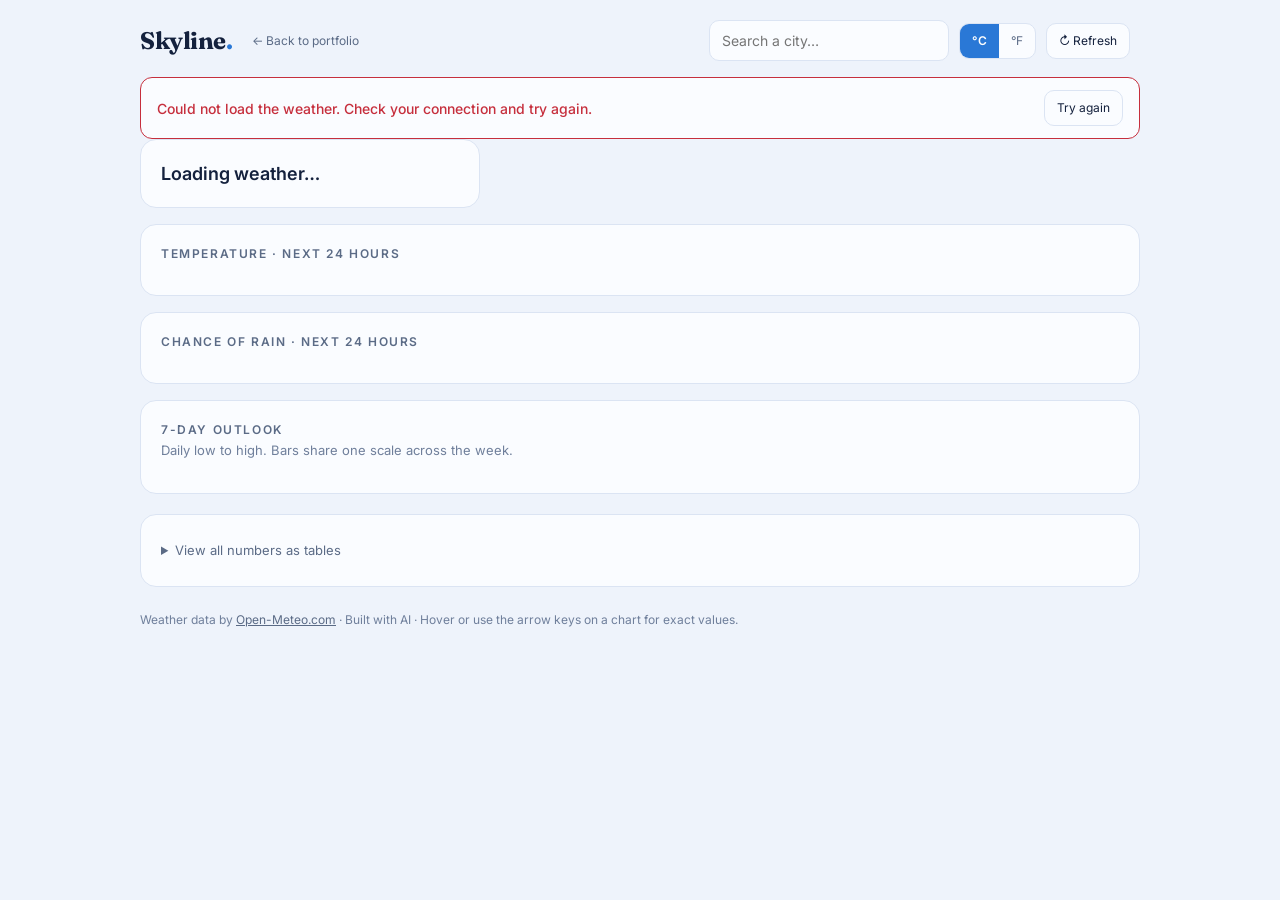
<file: weather/index.html>
<!DOCTYPE html>
<html lang="en">
<head>
<meta charset="UTF-8">
<meta name="viewport" content="width=device-width, initial-scale=1.0">
<title>Skyline — Live Weather Dashboard</title>
<meta name="description" content="Skyline: a live weather dashboard with hourly temperature, rain chance and a 7-day outlook for any city. Data from Open-Meteo.">
<meta name="theme-color" content="#eef3fb">
<link rel="icon" href="data:image/svg+xml,%3Csvg xmlns='http://www.w3.org/2000/svg' viewBox='0 0 32 32'%3E%3Ccircle cx='16' cy='16' r='13' fill='%232a78d6'/%3E%3C/svg%3E">
<link rel="preconnect" href="https://fonts.googleapis.com">
<link rel="preconnect" href="https://fonts.gstatic.com" crossorigin>
<link href="https://fonts.googleapis.com/css2?family=Fraunces:opsz,wght@9..144,700&family=Inter:wght@400;500;600&family=JetBrains+Mono:wght@400;600&display=swap" rel="stylesheet">
<style>
  :root{
    color-scheme:light;
    --page:#eef3fb; --surface:#fafcff; --text:#14213d; --text2:#5b6b86; --muted:#6f7f9b;
    --grid:#dbe4f3; --soft:#e2ebfa; --series:#2a78d6; --series-ink:#fff; --danger:#c62f3d;
  }
  @media (prefers-color-scheme: dark){
    :root{
      color-scheme:dark;
      --page:#0d1424; --surface:#141d33; --text:#e6edf8; --text2:#a9b7d0; --muted:#8fa0bd;
      --grid:#24304d; --soft:#1a2644; --series:#3987e5; --series-ink:#0d1424; --danger:#ff7a86;
    }
  }
  *{box-sizing:border-box;margin:0;padding:0}
  body{font-family:'Inter',system-ui,sans-serif;background:var(--page);color:var(--text);font-size:14px;line-height:1.5;-webkit-font-smoothing:antialiased}
  button,input{font:inherit;color:inherit}
  button{cursor:pointer}
  :focus-visible{outline:2px solid var(--series);outline-offset:2px}
  .wrap{max-width:1040px;margin:0 auto;padding:0 20px 40px}
  .mono{font-family:'JetBrains Mono',ui-monospace,monospace}

  /* top bar + filters */
  .top{display:flex;flex-wrap:wrap;align-items:center;gap:14px 20px;padding:20px 0 16px}
  .brand{font-family:'Fraunces',serif;font-weight:700;font-size:24px;letter-spacing:-.5px;text-decoration:none;color:var(--text)}
  .brand span{color:var(--series)}
  .back{font-size:12px;color:var(--text2);text-decoration:none}
  .back:hover{color:var(--series)}
  .filters{display:flex;flex-wrap:wrap;gap:10px;align-items:center;margin-left:auto}
  .search{position:relative}
  .search input{width:240px;max-width:100%;padding:9px 12px;border:1px solid var(--grid);border-radius:10px;background:var(--surface);outline:none}
  .search input:focus{border-color:var(--series)}
  .results{position:absolute;z-index:30;top:calc(100% + 6px);left:0;right:0;min-width:260px;background:var(--surface);border:1px solid var(--grid);border-radius:12px;box-shadow:0 10px 30px #0002;list-style:none;overflow:hidden}
  .results li button{width:100%;text-align:left;border:0;background:none;padding:10px 12px;display:grid}
  .results li button:hover,.results li button:focus-visible{background:var(--soft)}
  .results small{color:var(--text2)}
  .results .note{padding:10px 12px;color:var(--text2);font-size:13px}
  .seg{display:flex;border:1px solid var(--grid);border-radius:10px;overflow:hidden;background:var(--surface)}
  .seg button{border:0;background:none;padding:8px 12px;font-size:12px;color:var(--text2)}
  .seg button[aria-pressed=true]{background:var(--series);color:var(--series-ink);font-weight:600}
  .ghost{border:1px solid var(--grid);background:var(--surface);border-radius:10px;padding:8px 12px;font-size:12px}
  .ghost:hover{border-color:var(--series)}
  .stamp{font-size:11px;color:var(--muted)}

  #view{display:grid;gap:16px;transition:opacity .2s}
  #view.loading{opacity:.55}
  .card{background:var(--surface);border:1px solid var(--grid);border-radius:16px;padding:20px}
  .card h2{font-size:12px;font-weight:600;letter-spacing:1.6px;text-transform:uppercase;color:var(--text2);margin-bottom:2px}
  .card .sub{font-size:13px;color:var(--muted);margin-bottom:12px}
  .err{display:none;background:var(--surface);border:1px solid var(--danger);border-radius:12px;padding:12px 16px;gap:12px;align-items:center;justify-content:space-between}
  .err.show{display:flex}
  .err span{color:var(--danger);font-weight:500}

  /* hero + tiles */
  .top-grid{display:grid;gap:16px;grid-template-columns:minmax(0,340px) minmax(0,1fr)}
  .hero .place{font-size:18px;font-weight:600}
  .hero .when{font-size:13px;color:var(--text2);margin-bottom:14px}
  .hero .temp{display:flex;align-items:center;gap:12px}
  .hero .big{font-size:84px;font-weight:600;line-height:1;letter-spacing:-3px}
  .hero .big sup{font-size:.4em;font-weight:500;letter-spacing:0;vertical-align:top;position:relative;top:.25em;margin-left:2px;color:var(--text2)}
  .hero .ico{font-size:48px;line-height:1}
  .hero .cond{margin-top:12px;font-size:16px;font-weight:500}
  .hero .hl{font-size:13px;color:var(--text2);margin-top:2px}
  .tiles{display:grid;gap:12px;grid-template-columns:repeat(3,minmax(0,1fr))}
  .tile{background:var(--surface);border:1px solid var(--grid);border-radius:14px;padding:14px 16px;display:flex;flex-direction:column;gap:4px;min-width:0}
  .tile .l{font-size:12px;color:var(--text2)}
  .tile .v{font-size:26px;font-weight:600;letter-spacing:-.5px;line-height:1.15}
  .tile .v small{font-size:13px;font-weight:500;color:var(--text2);letter-spacing:0;margin-left:3px}
  .tile .n{font-size:12px;color:var(--muted)}
  .meter{height:6px;border-radius:3px;background:var(--soft);overflow:hidden;margin-top:6px}
  .meter i{display:block;height:100%;background:var(--series);border-radius:3px}

  /* charts */
  .chart-host{position:relative;width:100%}
  .chart-host svg{display:block;max-width:100%;overflow:visible}
  .axis text{font-family:'JetBrains Mono',monospace;font-size:11px;fill:var(--muted)}
  .lbl{font-family:'JetBrains Mono',monospace;font-size:12px;font-weight:600;fill:var(--text2)}
  .gridline{stroke:var(--grid);stroke-width:1}
  .bar{fill:var(--series);transition:filter .1s}
  .bar.on{filter:brightness(1.18)}
  .tip{position:fixed;z-index:50;pointer-events:none;background:var(--surface);border:1px solid var(--grid);border-radius:10px;padding:8px 11px;box-shadow:0 8px 28px #0003;min-width:130px}
  .tip[hidden]{display:none}
  .tip .t{font-size:11px;color:var(--muted);margin-bottom:3px}
  .tip .r{display:flex;align-items:center;gap:7px}
  .tip .r b{font-size:16px;font-weight:600}
  .tip .r span{font-size:12px;color:var(--text2)}
  .tip .k{width:12px;height:2px;border-radius:1px;background:var(--series);display:inline-block}

  /* 7-day */
  .days{display:grid;gap:2px}
  .drow{display:grid;grid-template-columns:84px 150px 44px minmax(80px,1fr) 44px 80px;align-items:center;gap:10px;padding:9px 8px;border-radius:10px}
  .drow:hover,.drow:focus-visible{background:var(--soft)}
  .drow .d{font-weight:600}
  .drow .ds{display:none}
  .drow .c{color:var(--text2);white-space:nowrap;overflow:hidden;text-overflow:ellipsis}
  .drow .lo{color:var(--text2);text-align:right}
  .drow .hi{font-weight:600}
  .drow .rain{color:var(--text2);font-size:12px;text-align:right}
  .track{position:relative;height:8px;border-radius:4px;background:var(--soft)}
  .track i{position:absolute;top:0;bottom:0;border-radius:4px;background:var(--series)}

  details{margin-top:4px}
  summary{cursor:pointer;font-size:13px;color:var(--text2);padding:6px 0}
  summary:hover{color:var(--series)}
  .tables{display:grid;gap:18px;grid-template-columns:repeat(auto-fit,minmax(300px,1fr));margin-top:10px}
  table{border-collapse:collapse;width:100%;font-size:13px}
  caption{text-align:left;font-weight:600;padding-bottom:6px}
  th,td{padding:6px 8px;border-bottom:1px solid var(--grid);text-align:left}
  td.n,th.n{text-align:right;font-variant-numeric:tabular-nums}
  .scroll{max-height:320px;overflow:auto}
  footer{margin-top:24px;font-size:12px;color:var(--muted)}
  footer a{color:var(--text2)}

  @media (max-width:860px){
    .top-grid{grid-template-columns:1fr}
    .filters{margin-left:0;width:100%}
    .search{flex:1 1 200px}.search input{width:100%}
    .drow{grid-template-columns:62px 28px 38px minmax(60px,1fr) 38px}
    .drow .c,.drow .rain{display:none}
    .drow .ic{display:block}
  }
  @media (min-width:861px){ .drow .ic{display:none} }
  @media (max-width:520px){
    .drow .dl{display:none}.drow .ds{display:inline}
    .tiles{grid-template-columns:repeat(2,minmax(0,1fr))}
    .hero .big{font-size:72px}
    .card{padding:16px}
  }
  @media (prefers-reduced-motion:reduce){*{transition:none!important}}
</style>
</head>
<body>
<div class="wrap">
  <header class="top">
    <a class="brand" href="../">Skyline<span>.</span></a>
    <a class="back" href="../">← Back to portfolio</a>
    <div class="filters" role="group" aria-label="Filters">
      <form class="search" id="searchForm" role="search" autocomplete="off">
        <input id="q" type="search" placeholder="Search a city…" aria-label="Search for a city" maxlength="60">
        <ul class="results" id="results" role="listbox" hidden></ul>
      </form>
      <div class="seg" id="units" role="group" aria-label="Units">
        <button data-u="metric" aria-pressed="true">°C</button>
        <button data-u="imperial" aria-pressed="false">°F</button>
      </div>
      <button class="ghost" id="refresh">↻ Refresh</button>
      <span class="stamp mono" id="stamp"></span>
    </div>
  </header>

  <div class="err" id="err" role="alert">
    <span id="errMsg"></span>
    <button class="ghost" id="retry">Try again</button>
  </div>

  <main id="view" class="loading" aria-live="polite" aria-busy="true">
    <div class="top-grid">
      <section class="card hero" id="hero" aria-label="Current weather"><div class="place">Loading weather…</div></section>
      <section class="tiles" id="tiles" aria-label="Details"></section>
    </div>

    <section class="card" aria-labelledby="h-temp">
      <h2 id="h-temp">Temperature · next 24 hours</h2>
      <p class="sub" id="tempSub"></p>
      <div class="chart-host" id="tempChart"></div>
    </section>

    <section class="card" aria-labelledby="h-rain">
      <h2 id="h-rain">Chance of rain · next 24 hours</h2>
      <p class="sub" id="rainSub"></p>
      <div class="chart-host" id="rainChart"></div>
    </section>

    <section class="card" aria-labelledby="h-days">
      <h2 id="h-days">7-day outlook</h2>
      <p class="sub">Daily low to high. Bars share one scale across the week.</p>
      <div class="days" id="days"></div>
    </section>

    <details class="card" id="tableView">
      <summary>View all numbers as tables</summary>
      <div class="tables" id="tables"></div>
    </details>
  </main>

  <noscript><p>This dashboard needs JavaScript to load live weather.</p></noscript>
  <footer>Weather data by <a href="https://open-meteo.com/" target="_blank" rel="noopener">Open-Meteo.com</a> · Built with AI · Hover or use the arrow keys on a chart for exact values.</footer>
</div>

<div class="tip" id="tip" hidden></div>

<script>
const NS='http://www.w3.org/2000/svg';
const $=id=>document.getElementById(id);
const store={
  get(k,d){try{const v=localStorage.getItem(k);return v==null?d:JSON.parse(v)}catch(e){return d}},
  set(k,v){try{localStorage.setItem(k,JSON.stringify(v))}catch(e){}}
};
const DEFAULT_PLACE={name:'Kuala Lumpur',region:'Kuala Lumpur',country:'Malaysia',lat:3.1412,lon:101.6865};
const state={
  place:store.get('skyline-place',DEFAULT_PLACE),
  units:store.get('skyline-units','metric'),
  data:null, ctrl:null, fetchedAt:0
};
if(!state.place||typeof state.place.lat!=='number') state.place=DEFAULT_PLACE;
if(state.units!=='metric'&&state.units!=='imperial') state.units='metric';

/* ---------- helpers ---------- */
function S(tag,attrs,parent){
  const n=document.createElementNS(NS,tag);
  for(const k in attrs) n.setAttribute(k,attrs[k]);
  if(parent) parent.append(n); return n;
}
function H(tag,props,text){
  const n=document.createElement(tag);
  if(props) for(const k in props){ if(k==='class') n.className=props[k]; else n.setAttribute(k,props[k]); }
  if(text!=null) n.textContent=text; return n;
}
const U=()=>state.units==='metric'
  ? {t:'°C',w:'km/h',p:'mm'} : {t:'°F',w:'mph',p:'in'};
const fmtT=v=>Math.round(v)+'°';
const dateOf=s=>new Date(+s.slice(0,4),+s.slice(5,7)-1,+s.slice(8,10),+(s.slice(11,13)||0),+(s.slice(14,16)||0));
function fmtHour(s){const h=+s.slice(11,13);return (h%12||12)+(h<12?' AM':' PM')}
function dayName(s,todayStr,long){
  if(s.slice(0,10)===todayStr.slice(0,10)) return 'Today';
  const d=dateOf(s.slice(0,10)); const t=dateOf(todayStr.slice(0,10));
  if(Math.round((d-t)/864e5)===1) return long?'Tomorrow':'Tmrw';
  return d.toLocaleDateString([], {weekday:long?'long':'short'});
}
const WMO={
  0:['Clear sky','☀️','🌙'],1:['Mainly clear','🌤️','🌙'],2:['Partly cloudy','⛅','☁️'],3:['Overcast','☁️','☁️'],
  45:['Fog','🌫️','🌫️'],48:['Rime fog','🌫️','🌫️'],51:['Light drizzle','🌦️','🌧️'],53:['Drizzle','🌦️','🌧️'],55:['Heavy drizzle','🌧️','🌧️'],
  56:['Freezing drizzle','🌧️','🌧️'],57:['Freezing drizzle','🌧️','🌧️'],61:['Light rain','🌦️','🌧️'],63:['Rain','🌧️','🌧️'],65:['Heavy rain','🌧️','🌧️'],
  66:['Freezing rain','🌧️','🌧️'],67:['Freezing rain','🌧️','🌧️'],71:['Light snow','🌨️','🌨️'],73:['Snow','❄️','❄️'],75:['Heavy snow','❄️','❄️'],
  77:['Snow grains','❄️','❄️'],80:['Rain showers','🌦️','🌧️'],81:['Rain showers','🌧️','🌧️'],82:['Violent showers','⛈️','⛈️'],
  85:['Snow showers','🌨️','🌨️'],86:['Snow showers','🌨️','🌨️'],95:['Thunderstorm','⛈️','⛈️'],96:['Thunderstorm, hail','⛈️','⛈️'],99:['Thunderstorm, hail','⛈️','⛈️']
};
function wmo(code,isDay){const w=WMO[code]||['Unknown','🌡️','🌡️'];return {label:w[0],icon:isDay===0?w[2]:w[1]}}
const windDir=d=>['N','NE','E','SE','S','SW','W','NW'][Math.round(((d%360)+360)%360/45)%8];

/* ---------- tooltip ---------- */
const tip=$('tip');
function showTip(x,y,time,value,label){
  tip.textContent='';
  tip.append(H('div',{class:'t'},time));
  const r=H('div',{class:'r'}); r.append(H('i',{class:'k'}),H('b',null,value),H('span',null,label));
  tip.append(r); tip.hidden=false;
  const w=tip.offsetWidth,h=tip.offsetHeight;
  let left=Math.min(Math.max(8,x-w/2),innerWidth-w-8), top=y-h-14;
  if(top<8) top=y+18;
  tip.style.left=left+'px'; tip.style.top=top+'px';
}
const hideTip=()=>{tip.hidden=true};

/* ---------- derive ---------- */
function derive(d){
  const cur=d.current, hr=d.hourly, dy=d.daily;
  let i0=hr.time.indexOf(cur.time.slice(0,13)+':00'); if(i0<0) i0=0;
  const n=Math.min(24,hr.time.length-i0);
  const hours=[];
  for(let i=0;i<n;i++) hours.push({
    time:hr.time[i0+i], t:hr.temperature_2m[i0+i], p:hr.precipitation_probability?hr.precipitation_probability[i0+i]??0:0
  });
  const days=dy.time.map((t,i)=>({
    time:t, code:dy.weather_code[i], hi:dy.temperature_2m_max[i], lo:dy.temperature_2m_min[i],
    rain:dy.precipitation_sum?dy.precipitation_sum[i]:0,
    sunrise:dy.sunrise?dy.sunrise[i]:null, sunset:dy.sunset?dy.sunset[i]:null, uv:dy.uv_index_max?dy.uv_index_max[i]:null
  }));
  return {cur,hours,days};
}

/* ---------- render: hero + tiles ---------- */
function renderHero(v){
  const {cur,days}=v, u=U(), w=wmo(cur.weather_code,cur.is_day);
  const hero=$('hero'); hero.textContent='';
  const p=state.place;
  hero.append(H('div',{class:'place'},p.name+(p.country?', '+p.country:'')));
  const d=dateOf(cur.time);
  hero.append(H('div',{class:'when'},d.toLocaleDateString([], {weekday:'long',day:'numeric',month:'long'})+' · '+fmtHour(cur.time)));
  const row=H('div',{class:'temp'});
  const big=H('div',{class:'big'},String(Math.round(cur.temperature_2m)));
  big.append(H('sup',null,u.t));
  row.append(big,H('div',{class:'ico','aria-hidden':'true'},w.icon));
  hero.append(row,H('div',{class:'cond'},w.label));
  if(days[0]) hero.append(H('div',{class:'hl'},'High '+fmtT(days[0].hi)+' · Low '+fmtT(days[0].lo)));
}
function tile(label,value,unit,note,meterPct){
  const t=H('div',{class:'tile'});
  t.append(H('div',{class:'l'},label));
  const v=H('div',{class:'v'},value); if(unit) v.append(H('small',null,unit)); t.append(v);
  if(meterPct!=null){const m=H('div',{class:'meter',role:'img','aria-label':label+' '+Math.round(meterPct)+' percent'});const i=H('i');i.style.width=Math.max(0,Math.min(100,meterPct))+'%';m.append(i);t.append(m)}
  if(note) t.append(H('div',{class:'n'},note));
  return t;
}
function renderTiles(v){
  const {cur,days}=v,u=U(),t0=days[0]||{}; const box=$('tiles'); box.textContent='';
  const hm=s=>{ if(!s) return '–'; const h=+s.slice(11,13),m=s.slice(14,16); return ((h%12)||12)+':'+m+(h<12?' AM':' PM'); };
  box.append(
    tile('Feels like',String(Math.round(cur.apparent_temperature)),u.t,'Actual '+fmtT(cur.temperature_2m)),
    tile('Humidity',String(Math.round(cur.relative_humidity_2m)),'%',null,cur.relative_humidity_2m),
    tile('Wind',String(Math.round(cur.wind_speed_10m)),u.w,cur.wind_direction_10m!=null?'From the '+windDir(cur.wind_direction_10m):null),
    tile('Rain today',(t0.rain!=null?(+t0.rain).toFixed(state.units==='metric'?1:2):'–'),u.p,'Daily total forecast'),
    tile('UV index',t0.uv!=null?String(Math.round(t0.uv)):'–','','Today’s peak'),
    tile('Sunset',hm(t0.sunset),'','Sunrise '+hm(t0.sunrise))
  );
}

/* ---------- charts ---------- */
function niceScale(min,max){
  const range=Math.max(1,max-min); let step=1;
  for(const s of [1,2,5,10,20,50]){ step=s; if(range/s<=4) break; }
  const lo=Math.floor(min/step)*step, hi=Math.ceil(max/step)*step;
  const ticks=[]; for(let t=lo;t<=hi+1e-9;t+=step) ticks.push(t);
  return {lo,hi,ticks};
}
const geom=host=>{const W=Math.max(300,host.clientWidth),Hh=230;return {W,H:Hh,l:44,r:14,t:26,b:30}};

function hoverTime(h,todayStr){return dayName(h.time,todayStr,true)+' · '+fmtHour(h.time)}

function drawTemp(){
  const v=state.derived; if(!v) return; const host=$('tempChart'); host.textContent='';
  const hs=v.hours; if(!hs.length) return;
  const g=geom(host), pw=g.W-g.l-g.r, ph=g.H-g.t-g.b, u=U();
  const vals=hs.map(h=>h.t), mn=Math.min(...vals), mx=Math.max(...vals);
  const sc=niceScale(mn-0.5,mx+0.5), X=i=>g.l+(hs.length>1?i*pw/(hs.length-1):pw/2), Y=val=>g.t+ph-(val-sc.lo)/(sc.hi-sc.lo)*ph;
  const iMax=vals.indexOf(mx), iMin=vals.indexOf(mn);
  const svg=S('svg',{viewBox:`0 0 ${g.W} ${g.H}`,width:g.W,height:g.H,role:'img',tabindex:0,
    'aria-label':`Hourly temperature for the next 24 hours, from ${fmtT(mn)} to ${fmtT(mx)}. Use arrow keys to read each hour.`},host);
  const ax=S('g',{class:'axis'},svg);
  sc.ticks.forEach(t=>{
    S('line',{class:'gridline',x1:g.l,x2:g.W-g.r,y1:Y(t),y2:Y(t)},svg);
    const tx=S('text',{x:g.l-8,y:Y(t)+4,'text-anchor':'end'},ax); tx.textContent=t+'°';
  });
  const every=pw/hs.length>34?2:pw/hs.length>20?3:4;
  hs.forEach((h,i)=>{ if(i%every===0){const tx=S('text',{x:X(i),y:g.H-8,'text-anchor':i===0?'start':'middle'},ax); tx.textContent=i===0?'Now':fmtHour(h.time)} });
  let d='M'+hs.map((h,i)=>X(i)+','+Y(h.t)).join(' L');
  S('path',{d:d+` L${X(hs.length-1)},${g.t+ph} L${X(0)},${g.t+ph} Z`,fill:'var(--series)','fill-opacity':'.10'},svg);
  S('path',{d,fill:'none',stroke:'var(--series)','stroke-width':2,'stroke-linejoin':'round','stroke-linecap':'round'},svg);
  // selective labels: peak and low
  const lab=(i,dy)=>{const t=S('text',{class:'lbl',x:Math.min(Math.max(X(i),g.l+14),g.W-g.r-14),y:Y(vals[i])+dy,'text-anchor':'middle'},svg);t.textContent=fmtT(vals[i])};
  lab(iMax,-10); if(iMin!==iMax && Math.abs(mx-mn)>=1) lab(iMin,20);
  // now-dot with surface ring
  S('circle',{cx:X(0),cy:Y(hs[0].t),r:5,fill:'var(--series)',stroke:'var(--surface)','stroke-width':2},svg);
  // hover layer
  const cross=S('line',{y1:g.t,y2:g.t+ph,stroke:'var(--text2)','stroke-width':1,visibility:'hidden'},svg);
  const dot=S('circle',{r:5,fill:'var(--series)',stroke:'var(--surface)','stroke-width':2,visibility:'hidden'},svg);
  let cur=-1;
  const show=(i,fromKey)=>{
    i=Math.max(0,Math.min(hs.length-1,i)); cur=i;
    cross.setAttribute('x1',X(i));cross.setAttribute('x2',X(i));cross.setAttribute('visibility','visible');
    dot.setAttribute('cx',X(i));dot.setAttribute('cy',Y(hs[i].t));dot.setAttribute('visibility','visible');
    const r=svg.getBoundingClientRect();
    showTip(r.left+X(i)*(r.width/g.W),r.top+Y(hs[i].t)*(r.height/g.H),hoverTime(hs[i],v.cur.time),fmtT(hs[i].t)+u.t.slice(1),'Temperature');
  };
  const off=()=>{cross.setAttribute('visibility','hidden');dot.setAttribute('visibility','hidden');hideTip();cur=-1};
  const idxAt=e=>{const r=svg.getBoundingClientRect();const x=(e.clientX-r.left)*(g.W/r.width);return Math.round((x-g.l)/(pw/(hs.length-1)))};
  svg.addEventListener('pointermove',e=>show(idxAt(e)));
  svg.addEventListener('pointerdown',e=>show(idxAt(e)));
  svg.addEventListener('pointerleave',off);
  svg.addEventListener('blur',off);
  svg.addEventListener('focus',()=>show(cur<0?0:cur,true));
  svg.addEventListener('keydown',e=>{
    const k=e.key; if(k==='ArrowRight'||k==='ArrowLeft'||k==='Home'||k==='End'){
      e.preventDefault(); show(k==='Home'?0:k==='End'?hs.length-1:(cur<0?0:cur)+(k==='ArrowRight'?1:-1),true);}
    if(k==='Escape') off();
  });
  host._w=host.clientWidth;
}

function drawRain(){
  const v=state.derived; if(!v) return; const host=$('rainChart'); host.textContent='';
  const hs=v.hours; if(!hs.length) return;
  const g=geom(host); g.H=190; const pw=g.W-g.l-g.r, ph=g.H-g.t-g.b;
  const slot=pw/hs.length, bw=Math.max(6,Math.min(18,slot*.62)), Y=val=>g.t+ph-val/100*ph;
  const peak=Math.max(...hs.map(h=>h.p)), iPeak=hs.findIndex(h=>h.p===peak);
  const svg=S('svg',{viewBox:`0 0 ${g.W} ${g.H}`,width:g.W,height:g.H,role:'img',tabindex:0,
    'aria-label':`Hourly chance of rain for the next 24 hours. Highest chance ${peak} percent. Use arrow keys to read each hour.`},host);
  const ax=S('g',{class:'axis'},svg);
  [0,50,100].forEach(t=>{
    S('line',{class:'gridline',x1:g.l,x2:g.W-g.r,y1:Y(t),y2:Y(t)},svg);
    const tx=S('text',{x:g.l-8,y:Y(t)+4,'text-anchor':'end'},ax); tx.textContent=t+'%';
  });
  const every=slot>34?2:slot>20?3:4;
  hs.forEach((h,i)=>{ if(i%every===0){const tx=S('text',{x:g.l+slot*i+slot/2,y:g.H-8,'text-anchor':'middle'},ax); tx.textContent=i===0?'Now':fmtHour(h.time)} });
  const bars=hs.map((h,i)=>{
    if(h.p<=0) return null;
    const x=g.l+slot*i+(slot-bw)/2, y=Y(h.p), hgt=g.t+ph-y, r=Math.min(4,hgt);
    // 4px rounded data-end, square at the baseline
    const d=`M${x},${g.t+ph} L${x},${y+r} Q${x},${y} ${x+r},${y} L${x+bw-r},${y} Q${x+bw},${y} ${x+bw},${y+r} L${x+bw},${g.t+ph} Z`;
    return S('path',{class:'bar',d},svg);
  });
  if(peak>0){const t=S('text',{class:'lbl',x:g.l+slot*iPeak+slot/2,y:Y(peak)-8,'text-anchor':'middle'},svg);t.textContent=peak+'%'}
  let cur=-1;
  const show=i=>{
    i=Math.max(0,Math.min(hs.length-1,i)); cur=i;
    bars.forEach((b,j)=>b&&b.classList.toggle('on',j===i));
    const r=svg.getBoundingClientRect(), sx=r.width/g.W;
    showTip(r.left+(g.l+slot*i+slot/2)*sx, r.top+Y(Math.max(hs[i].p,4))*(r.height/g.H), hoverTime(hs[i],v.cur.time), hs[i].p+'%','Chance of rain');
  };
  const off=()=>{bars.forEach(b=>b&&b.classList.remove('on'));hideTip();cur=-1};
  const idxAt=e=>{const r=svg.getBoundingClientRect();const x=(e.clientX-r.left)*(g.W/r.width);return Math.floor((x-g.l)/slot)};
  svg.addEventListener('pointermove',e=>{const i=idxAt(e); if(i>=0&&i<hs.length) show(i); else off()});
  svg.addEventListener('pointerdown',e=>{const i=idxAt(e); if(i>=0&&i<hs.length) show(i)});
  svg.addEventListener('pointerleave',off);
  svg.addEventListener('blur',off);
  svg.addEventListener('focus',()=>show(cur<0?0:cur));
  svg.addEventListener('keydown',e=>{
    const k=e.key; if(k==='ArrowRight'||k==='ArrowLeft'||k==='Home'||k==='End'){
      e.preventDefault(); show(k==='Home'?0:k==='End'?hs.length-1:(cur<0?0:cur)+(k==='ArrowRight'?1:-1));}
    if(k==='Escape') off();
  });
  host._w=host.clientWidth;
}

/* ---------- 7-day ---------- */
function renderDays(v){
  const box=$('days'); box.textContent='';
  const u=U(), days=v.days;
  const gmin=Math.min(...days.map(d=>d.lo)), gmax=Math.max(...days.map(d=>d.hi)), span=Math.max(1,gmax-gmin);
  days.forEach((d,i)=>{
    const w=wmo(d.code,1);
    const row=H('div',{class:'drow',tabindex:0,role:'group','aria-label':`${dayName(d.time,v.cur.time,true)}: ${w.label}, low ${fmtT(d.lo)}, high ${fmtT(d.hi)}`});
    const dn=H('div',{class:'d'}); dn.append(H('span',{class:'dl'},dayName(d.time,v.cur.time,true)==='Tomorrow'?'Tomorrow':dayName(d.time,v.cur.time,false)),H('span',{class:'ds'},dayName(d.time,v.cur.time,false)));
    row.append(dn);
    const c=H('div',{class:'c'},w.icon+'  '+w.label); row.append(c);
    row.append(H('div',{class:'ic','aria-hidden':'true'},w.icon));
    row.append(H('div',{class:'lo mono'},fmtT(d.lo)));
    const tr=H('div',{class:'track','aria-hidden':'true'}); const fill=H('i');
    fill.style.left=((d.lo-gmin)/span*100)+'%'; fill.style.width=Math.max(3,(d.hi-d.lo)/span*100)+'%'; tr.append(fill); row.append(tr);
    row.append(H('div',{class:'hi mono'},fmtT(d.hi)));
    row.append(H('div',{class:'rain mono'},'💧 '+(+d.rain).toFixed(state.units==='metric'?1:2)+' '+u.p));
    const tipIt=()=>{const r=row.getBoundingClientRect();showTip(r.left+r.width/2,r.top+r.height/2,dayName(d.time,v.cur.time,true)+' · '+w.label,fmtT(d.hi)+' / '+fmtT(d.lo),'High / low · rain '+(+d.rain).toFixed(1)+' '+u.p)};
    row.addEventListener('pointermove',e=>{showTip(e.clientX,e.clientY,dayName(d.time,v.cur.time,true)+' · '+w.label,fmtT(d.hi)+' / '+fmtT(d.lo),'High / low · rain '+(+d.rain).toFixed(state.units==='metric'?1:2)+' '+u.p)});
    row.addEventListener('pointerleave',hideTip); row.addEventListener('focus',tipIt); row.addEventListener('blur',hideTip);
    box.append(row);
  });
}

/* ---------- table view ---------- */
function renderTables(v){
  const box=$('tables'); box.textContent=''; const u=U();
  const mk=(cap,heads,rows)=>{
    const wrap=H('div',{class:'scroll'}); const t=H('table'); t.append(H('caption',null,cap));
    const th=H('thead'); const hr=H('tr'); heads.forEach((h,i)=>hr.append(H('th',i?{class:'n'}:null,h))); th.append(hr); t.append(th);
    const tb=H('tbody'); rows.forEach(r=>{const tr=H('tr'); r.forEach((c,i)=>tr.append(H('td',i?{class:'n'}:null,c))); tb.append(tr)}); t.append(tb);
    wrap.append(t); return wrap;
  };
  box.append(
    mk('Daily',['Day','Condition','High','Low','Rain ('+u.p+')'],v.days.map(d=>[dayName(d.time,v.cur.time,true),wmo(d.code,1).label,fmtT(d.hi),fmtT(d.lo),(+d.rain).toFixed(1)])),
    mk('Next 24 hours',['Time','Temp ('+u.t+')','Rain chance'],v.hours.map(h=>[hoverTime(h,v.cur.time),fmtT(h.t),h.p+'%']))
  );
}

/* ---------- main render ---------- */
function render(){
  const v=state.derived=derive(state.data);
  renderHero(v); renderTiles(v);
  const hs=v.hours, u=U();
  const mx=Math.max(...hs.map(h=>h.t)), mn=Math.min(...hs.map(h=>h.t));
  $('tempSub').textContent=`Peaks at ${fmtT(mx)}${u.t.slice(1)} and dips to ${fmtT(mn)}${u.t.slice(1)}.`;
  const pk=Math.max(...hs.map(h=>h.p)), ip=hs.findIndex(h=>h.p===pk);
  $('rainSub').textContent=pk>0?`Highest chance is ${pk}% around ${fmtHour(hs[ip].time)}.`:'No rain expected in the next 24 hours.';
  drawTemp(); drawRain(); renderDays(v); renderTables(v);
  $('stamp').textContent='Updated '+new Date().toLocaleTimeString([], {hour:'2-digit',minute:'2-digit'});
  const view=$('view'); view.classList.remove('loading'); view.setAttribute('aria-busy','false');
}

/* ---------- data ---------- */
function forecastUrl(){
  const p=state.place, metric=state.units==='metric';
  const q=new URLSearchParams({
    latitude:p.lat, longitude:p.lon, timezone:'auto', forecast_days:7,
    current:'temperature_2m,relative_humidity_2m,apparent_temperature,precipitation,weather_code,wind_speed_10m,wind_direction_10m,is_day',
    hourly:'temperature_2m,precipitation_probability',
    daily:'weather_code,temperature_2m_max,temperature_2m_min,precipitation_sum,sunrise,sunset,uv_index_max',
    temperature_unit:metric?'celsius':'fahrenheit', wind_speed_unit:metric?'kmh':'mph', precipitation_unit:metric?'mm':'inch'
  });
  return 'https://api.open-meteo.com/v1/forecast?'+q.toString();
}
function showError(msg){ $('errMsg').textContent=msg; $('err').classList.add('show'); }
async function load(){
  if(state.ctrl) state.ctrl.abort();
  const ctrl=state.ctrl=new AbortController();
  $('err').classList.remove('show');
  const view=$('view'); view.classList.add('loading'); view.setAttribute('aria-busy','true');
  try{
    const res=await fetch(forecastUrl(),{signal:ctrl.signal});
    if(!res.ok) throw new Error('The weather service answered with an error ('+res.status+').');
    const json=await res.json();
    if(!json||!json.current||!json.hourly||!json.daily) throw new Error('The weather service sent data in an unexpected format.');
    state.data=json; state.fetchedAt=Date.now(); render();
  }catch(e){
    if(e.name==='AbortError') return;
    view.classList.remove('loading'); view.setAttribute('aria-busy','false');
    showError(state.data?'Could not refresh. Showing the last data we have. ':'Could not load the weather. Check your connection and try again. ');
  }
}

/* ---------- controls ---------- */
$('refresh').onclick=load; $('retry').onclick=load;
$('units').onclick=e=>{
  const u=e.target.dataset.u; if(!u||u===state.units) return;
  state.units=u; store.set('skyline-units',u); syncUnits(); load();
};
function syncUnits(){document.querySelectorAll('#units button').forEach(b=>b.setAttribute('aria-pressed',String(b.dataset.u===state.units)))}

const results=$('results'), q=$('q');
function closeResults(){results.hidden=true;results.textContent=''}
function placeLabel(r){return [r.admin1,r.country].filter(Boolean).join(', ')}
$('searchForm').addEventListener('submit',async e=>{
  e.preventDefault(); const name=q.value.trim(); if(name.length<2) return;
  results.hidden=false; results.textContent=''; const li=H('li'); li.append(H('div',{class:'note'},'Searching…')); results.append(li);
  try{
    const res=await fetch('https://geocoding-api.open-meteo.com/v1/search?'+new URLSearchParams({name,count:6,language:'en',format:'json'}));
    if(!res.ok) throw new Error('bad');
    const json=await res.json(); results.textContent='';
    if(!json.results||!json.results.length){const n=H('li');n.append(H('div',{class:'note'},'No city found for “'+name+'”.'));results.append(n);return}
    json.results.forEach(r=>{
      const li=H('li'); const b=H('button',{type:'button',role:'option'});
      b.append(H('span',null,r.name),H('small',null,placeLabel(r)));
      b.onclick=()=>{
        state.place={name:r.name,region:r.admin1||'',country:r.country||'',lat:r.latitude,lon:r.longitude};
        store.set('skyline-place',state.place); q.value=''; closeResults(); load();
      };
      li.append(b); results.append(li);
    });
  }catch(err){ results.textContent=''; const n=H('li');n.append(H('div',{class:'note'},'Search failed. Try again.'));results.append(n); }
});
document.addEventListener('click',e=>{ if(!e.target.closest('.search')) closeResults(); });
document.addEventListener('keydown',e=>{ if(e.key==='Escape'){closeResults();hideTip();} });

/* redraw charts when the width changes */
let rz=null;
new ResizeObserver(()=>{ cancelAnimationFrame(rz); rz=requestAnimationFrame(()=>{
  const t=$('tempChart'),r=$('rainChart');
  if(state.derived&&(Math.abs((t._w||0)-t.clientWidth)>1||Math.abs((r._w||0)-r.clientWidth)>1)){drawTemp();drawRain();}
}); }).observe(document.body);

/* keep it live: refresh every 10 minutes while visible */
setInterval(()=>{ if(!document.hidden) load(); },10*60*1000);
document.addEventListener('visibilitychange',()=>{ if(!document.hidden && Date.now()-state.fetchedAt>10*60*1000) load(); });

syncUnits(); load();
</script>
</body>
</html>
</file>
